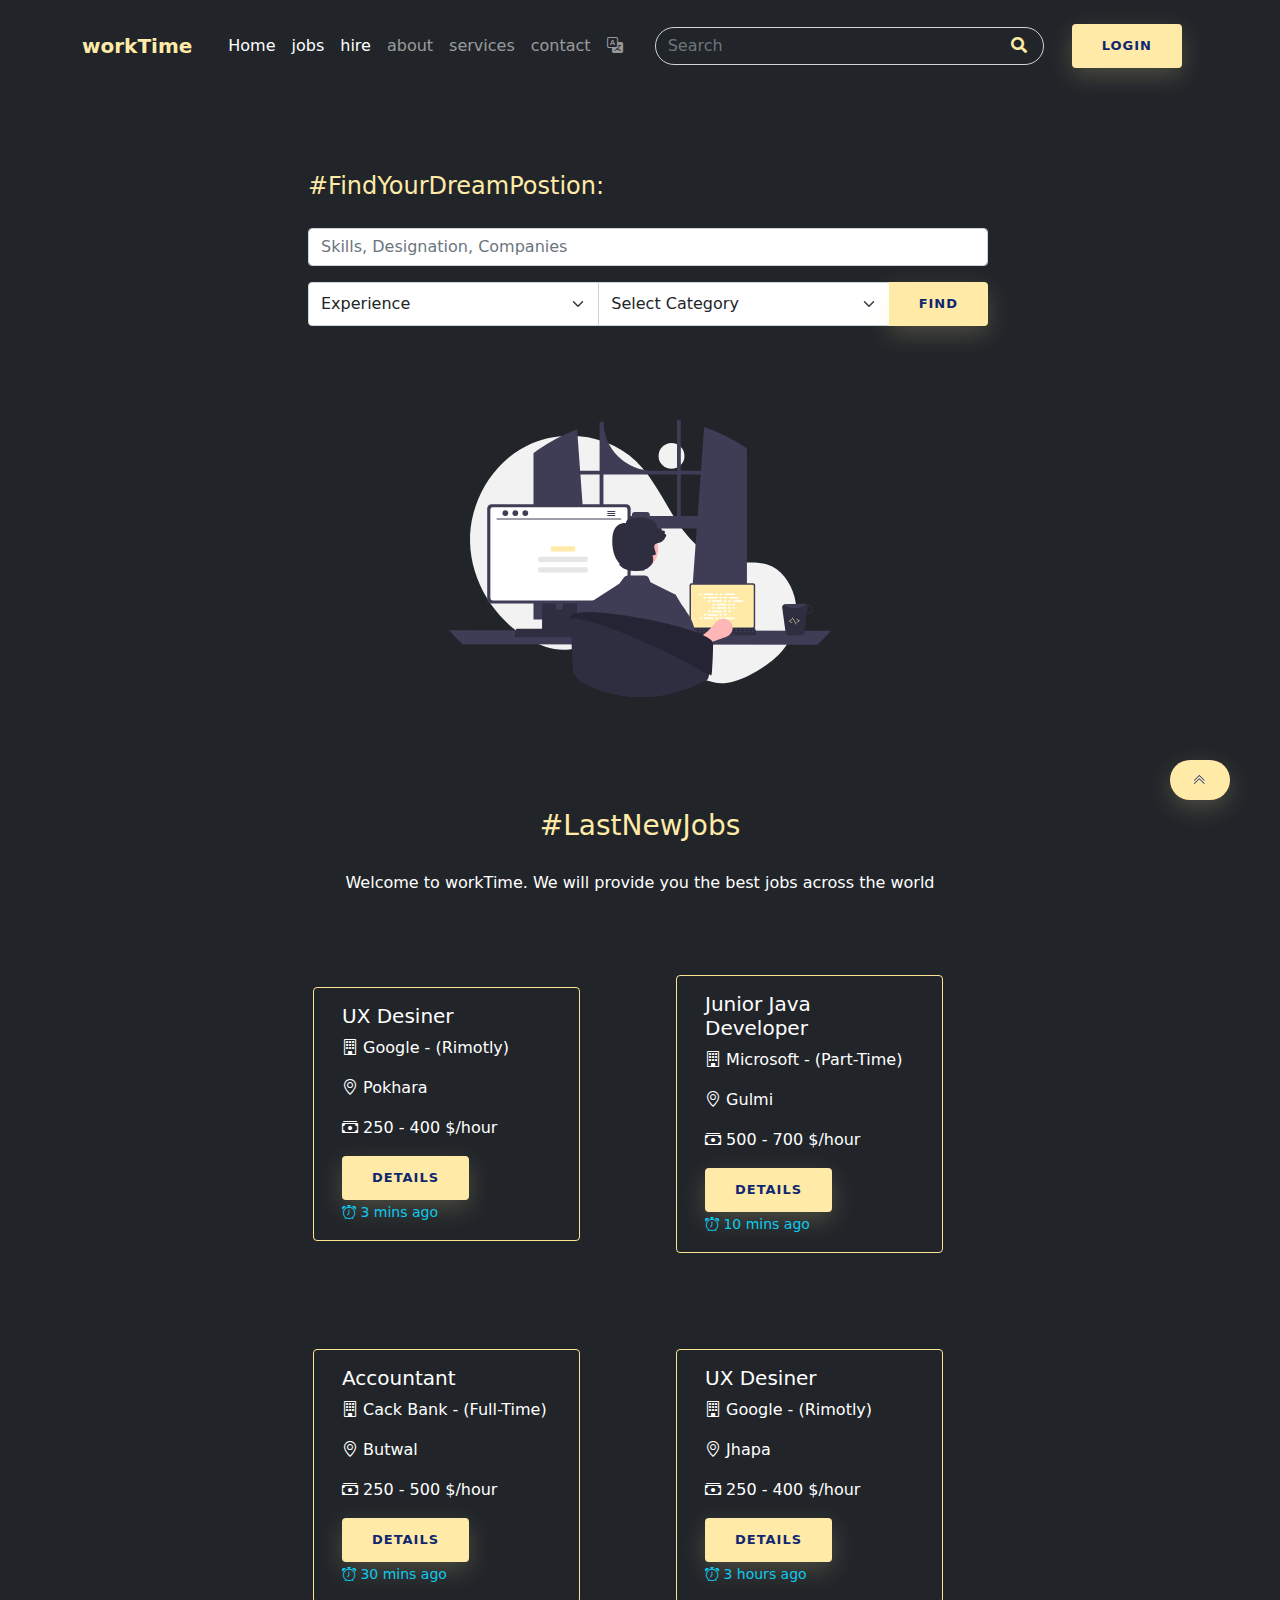
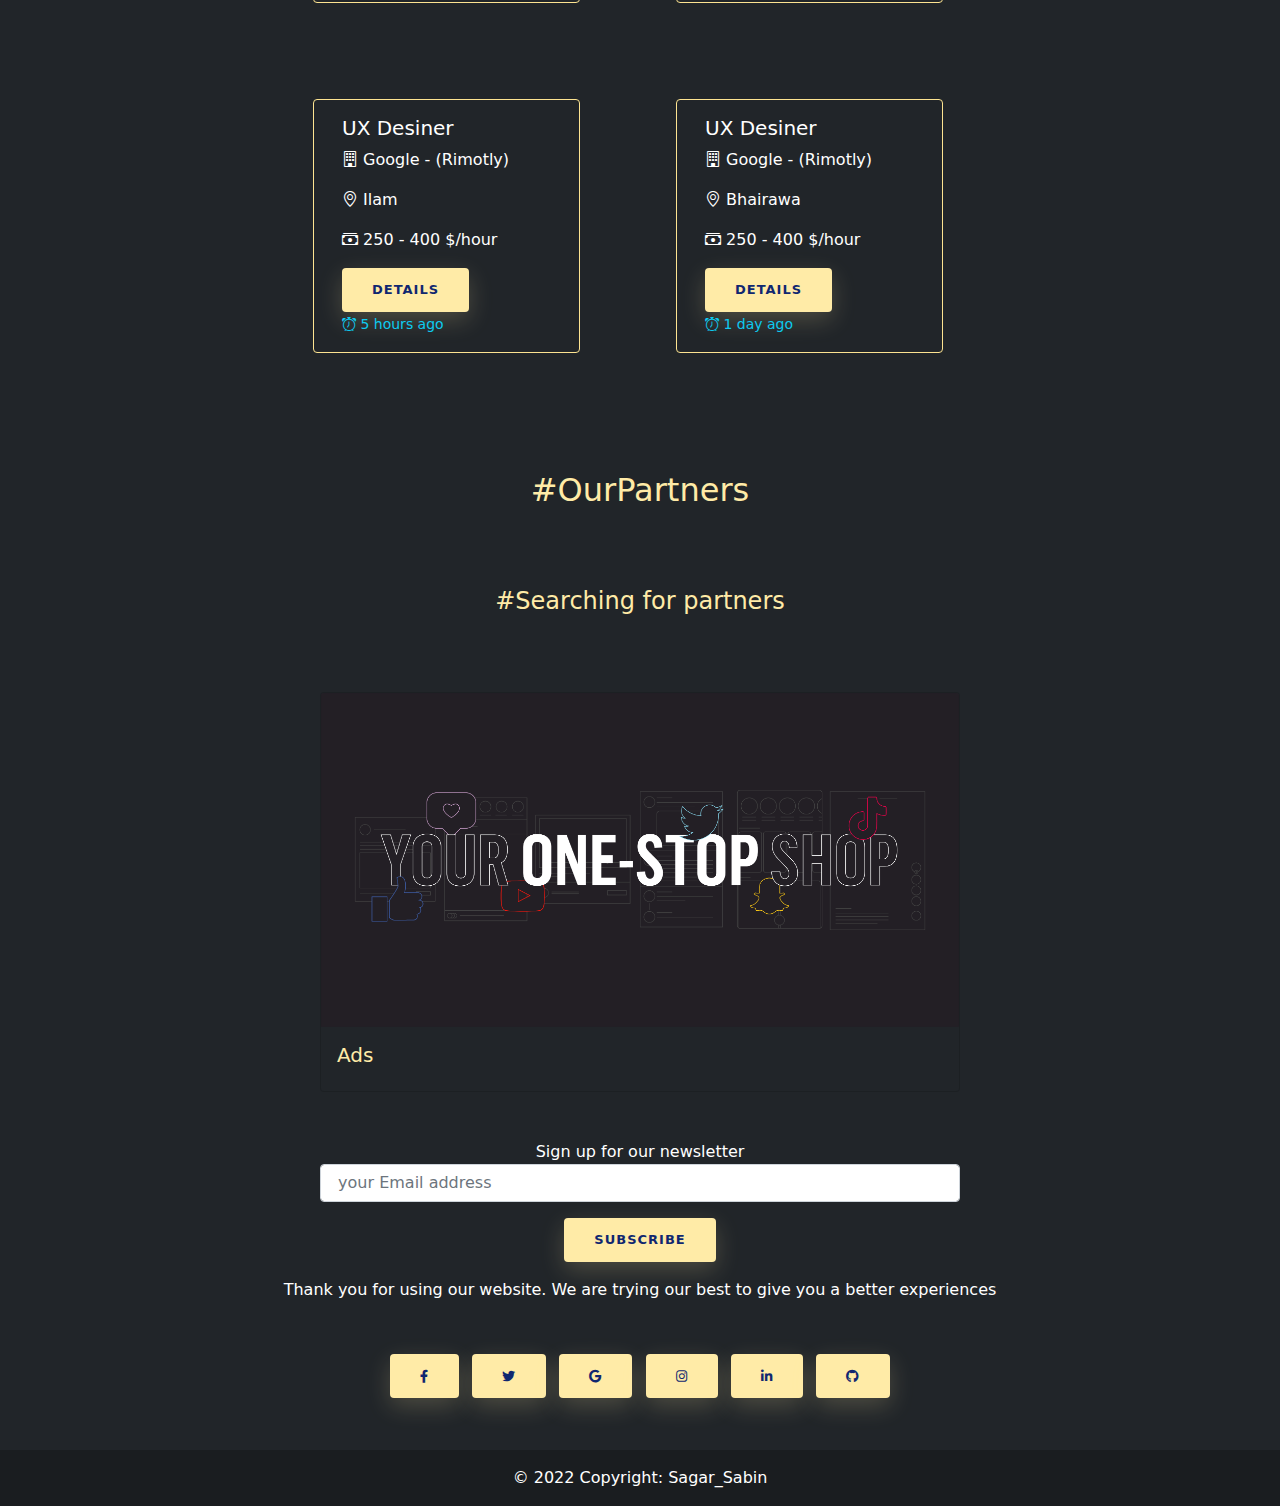
<file: index.html>
<!DOCTYPE html>
<html lang="en">
  <head>
    <meta charset="UTF-8" />
    <meta http-equiv="X-UA-Compatible" content="IE=edge" />
    <meta name="viewport" content="width=device-width, initial-scale=1.0" />
    <title>workTime</title>
    <link rel="stylesheet" href="bootstrap-5.1.3-dist/css/bootstrap.css" />
    <link rel="stylesheet" href="css/style.css" />

    <script
      src="https://code.jquery.com/jquery-3.6.0.min.js"
      integrity="sha256-/xUj+3OJU5yExlq6GSYGSHk7tPXikynS7ogEvDej/m4="
      crossorigin="anonymous"
    ></script>

    <link
      rel="stylesheet"
      href="https://cdnjs.cloudflare.com/ajax/libs/font-awesome/4.7.0/css/font-awesome.min.css"
    />

    <link rel="stylesheet" href="https://cdn.jsdelivr.net/npm/bootstrap-icons@1.8.0/font/bootstrap-icons.css">
    <!--link href="https://cdn.jsdelivr.net/npm/bootstrap@5.1.3/dist/css/bootstrap.min.css" rel="stylesheet" integrity="sha384-1BmE4kWBq78iYhFldvKuhfTAU6auU8tT94WrHftjDbrCEXSU1oBoqyl2QvZ6jIW3" crossorigin="anonymous">
<script src="https://cdn.jsdelivr.net/npm/bootstrap@5.1.3/dist/js/bootstrap.bundle.min.js" integrity="sha384-ka7Sk0Gln4gmtz2MlQnikT1wXgYsOg+OMhuP+IlRH9sENBO0LRn5q+8nbTov4+1p" crossorigin="anonymous"></script-->
    <!-- style> .darkmode-toggle {
    z-index: 5;
  }</style>
<script src="https://cdn.jsdelivr.net/npm/darkmode-js@1.5.7/lib/darkmode-js.min.js"></script>
<script>

    function addDarkmodeWidget() {
        
const options = {
  bottom: '64px', // default: '32px'
  right: 'unset', // default: '32px'
  left: '32px', // default: 'unset'
  time: '0.5s', // default: '0.3s'
  mixColor: '#fff', // default: '#fff'
  backgroundColor: '#fff',  // default: '#fff'
  buttonColorDark: '#100f2c',  // default: '#100f2c'
  buttonColorLight: '#fff', // default: '#fff'
  saveInCookies: false, // default: true,
  label: '🌓', // default: ''
  autoMatchOsTheme: true // default: true

}
const darkmode = new Darkmode(options);
darkmode.showWidget();

  }
  window.addEventListener('load', addDarkmodeWidget);
</script-->

    <link
      rel="stylesheet"
      href="https://use.fontawesome.com/releases/v5.8.2/css/all.css"
    />
    <!-- Google Fonts -->
    <link
      rel="stylesheet"
      href="https://fonts.googleapis.com/css?family=Roboto:300,400,500,700&display=swap"
    />
  </head>

  <body class="bg-dark">
    <!--------------------------  start header ---------------------------->

    <nav class="navbar navbar-expand-lg navbar-dark bg-dark fixed-top">
      <div class="container">
        <a class="navbar-brand fw-bold" href="index.html" style="color: #ffeba7"
          >workTime</a
        >
        <button
          class="navbar-toggler"
          type="button"
          data-bs-toggle="collapse"
          data-bs-target="#navbarSupportedContent"
          aria-controls="navbarSupportedContent"
          aria-expanded="false"
          aria-label="Toggle navigation"
        >
          <span class="navbar-toggler-icon"></span>
        </button>
        <div class="collapse navbar-collapse" id="navbarSupportedContent">
          <div class="container">
            <ul class="navbar-nav me-auto mb-2 mb-lg-0">
              <li class="nav-item">
                <a class="nav-link active" aria-current="page" href="index.html"
                  >Home</a
                >
              </li>
              <li class="nav-item">
                <a class="nav-link active" href="pages/jobs.html">jobs</a>
              </li>
              <li class="nav-item">
                <a class="nav-link active" href="pages/hire.html">hire</a>
              </li>
              <li class="nav-item">
                <a class="nav-link" href="pages/about.html">about</a>
              </li>
              <li class="nav-item">
                <a class="nav-link" href="pages/services.html">services</a>
              </li>
              <li class="nav-item">
                <a class="nav-link" href="pages/contact.html">contact</a>
              </li>
              <li class="nav-item">
                <i class="bi bi-translate nav-link"></i>
              </li>
            </ul>
            
          </div>

          <div class="container">
            <form class="d-flex" style="position: relative">
              <input
                style="color: #ffeba7"
                class="form-control bg-dark rounded-pill w-100"
                type="search"
                placeholder="Search"
                aria-label="Search"
              />
              <button
                style="
                  position: absolute;
                  right: 10px;
                  width: 30px;
                  height: 35px;
                  top: 1.4px;
                  background-color: transparent;
                  border: none;
                "
                class="rounded-pill"
                type="submit"
              >
                <i style="color: #ffeba7" class="fa fa-search"></i>
              </button>
            </form>
          </div>
         

          <div class="nav-item m-3">
            <a
              class="nav-link btn"
              href="pages/singin.html"
              style="text-decoration: none"
              >Login</a
            >
          </div>
         
        </div>
      </div>
    </nav>

    <!--------------------------  end header ---------------------------->

    <div
      class=" p-5 mt-lg-5 m-lg-5 d-flex flex-column align-items-center justify-content-center" style="margin-top: 20px;"
    >
      <!--first-hero-->
      <div
        class="container  p-3"
      >
        <!-- search form-->
        <div class="col-lg-8 col-sm-12 container mt-5">
          <form class="col-12">
            <fieldset class="input-group">
              <legend style="color: #ffeba7" class="p-2">
                #FindYourDreamPostion:
              </legend>

              <div class="col-12 m-2">
                <input
                  type="text"
                  class="form-control border-right"
                  placeholder="Skills, Designation, Companies"
                />
              </div>

              <div class="input-group m-2 col-12">
                <select class="form-select border-right">
                  <option>Experience</option>
                  <option>0 Year</option>
                  <option>1 Year</option>
                  <option>2 Year</option>
                  <option>3 Year</option>
                  <option>+3 Year</option>
                </select>

                <select class="form-select">
                  <option>Select Category</option>
                  <option>Accounf &amp; Finance</option>
                  <option>Information &amp; Technology</option>
                  <option>Marketing</option>
                  <option>Food &amp; Restaurent</option>
                </select>

                <input type="submit" class="btn seub-btn" value="Find" />
              </div>
            </fieldset>
          </form>
        </div>
        <!-- end search form-->

        <!--ffffffff-->
      </div>
      <!--end first-hero-->

      <!--second-hero-->
      <div
        class="container col-lg-5 d-flex flex-column justify-content-center align-items-center"
      >
        <!--------------------------  start slider ---------------------------->

        <div
          id="carouselExampleInterval"
          class="carousel slide container container-sm position-relative"
          data-bs-ride="carousel"
          style="margin-top: 70px"
        >
          <div class="carousel-inner">
            <div class="carousel-item active" data-bs-interval="2000">
              <img
                src="assetes/svg/undraw_programming_re_kg9v.svg"
                class="container-fluid d-block w-100"
                alt="..."
              />
            </div>
            <div class="carousel-item" data-bs-interval="5000">
              <img
                src="assetes/svg/undraw_online_resume_re_ru7s.svg"
                class="container-fluid d-block w-100"
                alt="..."
              />
            </div>
            <div class="carousel-item" data-bs-interval="6000">
              <img
                src="assetes/svg/undraw_in_the_office_re_jtgc.svg"
                class="container-fluid d-block w-75"
                alt="..."
              />
            </div>
          </div>
        </div>

        <!-- end slider -->
      </div>
      <!--end second-hero-->
    </div>

    <!--end hero-->

    <!--cccccccccccccccccccccccccccccccc-->
    <div
      class="d-flex flex-column justify-content-center align-items-center"
      style="margin-top: 3rem"
    >
      <div class="p-3"><h3 style="color: #ffeba7">#LastNewJobs</h3></div>
      <p class="text-center p-3 pt-1" style="color: #fff">
       Welcome to workTime. We will provide you the best jobs across the world
      </p>

      <div class="container d-flex flex-grow-1 flex-lg-wrap">
        <div
          class="row container-sm"
          style="
            display: flex;
            align-items: center;
            justify-content: center;
            width: 100%;
          "
        >
          <div
            class="card mb-3 bg-dark text-white col-lg-3 m-lg-5"
            style="max-width: 100%; border: solid 1px #fde491"
          >
            <div class="row g-0">
              <div class="col-md-12">
                <div class="card-body">
                  <h5 class="card-title">
                    UX Desiner</h5>
                  <p>
                    <i class="bi bi-building"></i>
                    Google - (Rimotly)</p>
    
                  <p>
                    <i class="bi bi-geo-alt"></i>
                   Pokhara
                  </p>
                  <p>
                    <i class="bi bi-cash-stack"></i>
                    250 - 400 $/hour
                  </p>
                  <a style="text-decoration: none" href="pages/jobDetails.html">
                    <button class="btn btn-primary">details</button>
                  </a>
                  <p class="card-text">
                    <small class="text-info">
                      <i class="bi bi-alarm"></i>
                       3 mins ago</small>
                  </p>
                </div>
              </div>
            </div>
          </div>

          <div
            class="card mb-3 bg-dark text-white col-lg-3 m-lg-5"
            style="max-width: 100%; border: solid 1px #fde491"
          >
            <div class="row g-0">
              <div class="col-md-12">
                <div class="card-body">
                  <h5 class="card-title">
                    Junior Java Developer</h5>
                  <p>
                    <i class="bi bi-building"></i>
                    Microsoft - (Part-Time)</p>
    
                  <p>
                    <i class="bi bi-geo-alt"></i>
                   Gulmi
                  </p>
                  <p>
                    <i class="bi bi-cash-stack"></i>
                    500 - 700 $/hour
                  </p>
                  <a style="text-decoration: none" href="pages/jobDetails.html">
                    <button class="btn btn-primary">details</button>
                  </a>
                  <p class="card-text">
                    <small class="text-info">
                      <i class="bi bi-alarm"></i>
                       10 mins ago</small>
                  </p>
                </div>
              </div>
            </div>
          </div>

          <div
            class="card mb-3 bg-dark text-white col-lg-3 m-lg-5"
            style="max-width: 100%; border: solid 1px #fde491"
          >
            <div class="row g-0">
              <div class="col-md-12">
                <div class="card-body">
                  <h5 class="card-title">
                    Accountant</h5>
                  <p>
                    <i class="bi bi-building"></i>
                    Cack Bank - (Full-Time)</p>
    
                  <p>
                    <i class="bi bi-geo-alt"></i>
                   Butwal
                  </p>
                  <p>
                    <i class="bi bi-cash-stack"></i>
                    250 - 500 $/hour
                  </p>
                  <a style="text-decoration: none" href="pages/jobDetails.html">
                    <button class="btn btn-primary">details</button>
                  </a>
                  <p class="card-text">
                    <small class="text-info">
                      <i class="bi bi-alarm"></i>
                       30 mins ago</small>
                  </p>
                </div>
              </div>
            </div>
          </div>

          <div
            class="card mb-3 bg-dark text-white col-lg-3 m-lg-5"
            style="max-width: 100%; border: solid 1px #fde491"
          >
            <div class="row g-0">
              <div class="col-md-12">
                <div class="card-body">
                  <h5 class="card-title">
                    UX Desiner</h5>
                  <p>
                    <i class="bi bi-building"></i>
                    Google - (Rimotly)</p>
    
                  <p>
                    <i class="bi bi-geo-alt"></i>
                    Jhapa
                  </p>
                  <p>
                    <i class="bi bi-cash-stack"></i>
                    250 - 400 $/hour
                  </p>
                  <a style="text-decoration: none" href="pages/jobDetails.html">
                    <button class="btn btn-primary">details</button>
                  </a>
                  <p class="card-text">
                    <small class="text-info">
                      <i class="bi bi-alarm"></i>
                       3 hours ago</small>
                  </p>
                </div>
              </div>
            </div>
          </div>

          <div
            class="card mb-3 bg-dark text-white col-lg-3 m-lg-5"
            style="max-width: 100%; border: solid 1px #fde491"
          >
            <div class="row g-0">
              <div class="col-md-12">
                <div class="card-body">
                  <h5 class="card-title">
                    UX Desiner</h5>
                  <p>
                    <i class="bi bi-building"></i>
                    Google - (Rimotly)</p>
    
                  <p>
                    <i class="bi bi-geo-alt"></i>
                    Ilam
                  </p>
                  <p>
                    <i class="bi bi-cash-stack"></i>
                    250 - 400 $/hour
                  </p>
                  <a style="text-decoration: none" href="pages/jobDetails.html">
                    <button class="btn btn-primary">details</button>
                  </a>
                  <p class="card-text">
                    <small class="text-info">
                      <i class="bi bi-alarm"></i>
                       5 hours ago</small>
                  </p>
                </div>
              </div>
            </div>
          </div>



          <div
            class="card mb-3 bg-dark text-white col-lg-3 m-lg-5"
            style="max-width: 100%; border: solid 1px #fde491"
          >
            <div class="row g-0">
              <div class="col-md-12">
                <div class="card-body">
                  <h5 class="card-title">
                    UX Desiner</h5>
                  <p>
                    <i class="bi bi-building"></i>
                    Google - (Rimotly)</p>
    
                  <p>
                    <i class="bi bi-geo-alt"></i>
                    Bhairawa
                  </p>
                  <p>
                    <i class="bi bi-cash-stack"></i>
                    250 - 400 $/hour
                  </p>
                  <a style="text-decoration: none" href="pages/jobDetails.html">
                    <button class="btn btn-primary">details</button>
                  </a>
                  <p class="card-text">
                    <small class="text-info">
                      <i class="bi bi-alarm"></i>
                       1 day ago</small>
                  </p>
                </div>
              </div>
            </div>
          </div>
        


        </div>
      </div>
    </div>

    <!--up btn-->

    <div
      id="toTopBtn"
      class="btn rounded-pill"
      style="
        position: fixed;
        bottom: 100px;
        right: 50px;
        width: 20px;
        height: 40px;
      "
    >
    <i class="bi bi-chevron-double-up"></i>
    </div>
    <script>
      $(document).ready(function () {
        $(window).scroll(function () {
          if ($(this).scrollTop() > 50) {
            $("#toTopBtn").fadeIn();
          } else {
            $("#toTopBtn").fadeOut();
          }
        });

        $("#toTopBtn").click(function () {
          $("html, body").animate(
            {
              scrollTop: 0,
            },
            1000
          );
          return false;
        });
      });
    </script>
    <!---%%%%%%%%%%%%%%%%%%%%%%-->

    <div
      class="container"
      style="
        display: flex;
        width: 100%;
        align-items: center;
        justify-content: center;
        margin-top: 70px;
        margin-bottom: 20px;
      "
    >
      <h2 style="color: #ffeba7">#OurPartners</h2>
    </div>
    <div
    class="container"
    style="
      display: flex;
      width: 100%;
      align-items: center;
      justify-content: center;
      margin-top: 70px;
      margin-bottom: 20px;
    "
  >
    <h4 style="color: #ffeba7">#Searching for partners</h2>
  </div>

    <!-- Wrap the rest of the page in another container to center all the content. -->

    <div
      class="container d-flex align-items-center justify-content-start"
      style="color: aliceblue"
    >
      <!-- Three columns of text below the carousel -->     
        </div>

    <!-------------------------   ADs   ------------------->

    <div
      class="col-lg-12 d-flex align-items-center justify-content-center mt-5"
    >
      <div
        class="d-flex flex-column align-items-center justify-content-center w-50"
      >
        <div class="card bg-dark text-white" style="width: 100%; height: 90%">
          <img src="assetes/Socials.png" class="card-img-top" alt="..." />
          <div class="card-body">
            <div style="color: #ffeba7"><h5>Ads</h5></div>

            <!--p class="card-text">Some quick example text to build on the card title and make up the bulk of the card's content.</p-->
          </div>
        </div>
      </div>
    </div>

    <!------------ Footer --------------->
    <footer class="bg-dark text-center text-white mt-5">
      <!-- Section: Form -->
      <div class="d-flex align-items-center justify-content-center w-100">
        <form class="col-sm-9 col-lg-6 col-md-8">
          <div>Sign up for our newsletter</div>
          <input
            type="email"
            id="form5Example21"
            class="form-control"
            placeholder=" your Email address"
          />
          <button type="submit" class="btn btn-outline-light m-3">
            Subscribe
          </button>
        </form>
      </div>

      <!-- Section: Text -->
      <section class="mb-4">
        <p>
         Thank you for using our website. We are trying our best to give you a better experiences         </p>
      </section>
      <!-- Section: Text -->
      <!-- Grid container -->
      <div class="container p-4">
        <!-- Section: Social media -->
        <section class="mb-4">
          <!-- Facebook -->
          <a
            class="btn btn-outline-light btn-floating m-1"
            href="#!"
            role="button"
            ><i class="fab fa-facebook-f"></i
          ></a>

          <!-- Twitter -->
          <a
            class="btn btn-outline-light btn-floating m-1"
            href="#!"
            role="button"
            ><i class="fab fa-twitter"></i
          ></a>

          <!-- Google -->
          <a
            class="btn btn-outline-light btn-floating m-1"
            href="#!"
            role="button"
            ><i class="fab fa-google"></i
          ></a>

          <!-- Instagram -->
          <a
            class="btn btn-outline-light btn-floating m-1"
            href="#!"
            role="button"
            ><i class="fab fa-instagram"></i
          ></a>

          <!-- Linkedin -->
          <a
            class="btn btn-outline-light btn-floating m-1"
            href="#!"
            role="button"
            ><i class="fab fa-linkedin-in"></i
          ></a>

          <!-- Github -->
          <a
            class="btn btn-outline-light btn-floating m-1"
            href="#!"
            role="button"
            ><i class="fab fa-github"></i
          ></a>
        </section>

        <!-- Section: Social media -->
        <!-- Section: Links -->

        <!-- Section: Links -->
      </div>
      <!-- Grid container -->

      <!-- Copyright -->
      <div class="text-center p-3" style="background-color: rgba(0, 0, 0, 0.2)">
        © 2022 Copyright:
       
        Sagar_Sabin
      </div>
      <!-- Copyright -->
    </footer>
    <!-- Footer -->

    <!--script src="https://cdn.jsdelivr.net/npm/@popperjs/core@2.10.2/dist/umd/popper.min.js" integrity="sha384-7+zCNj/IqJ95wo16oMtfsKbZ9ccEh31eOz1HGyDuCQ6wgnyJNSYdrPa03rtR1zdB" crossorigin="anonymous"></script>
<script src="https://cdn.jsdelivr.net/npm/bootstrap@5.1.3/dist/js/bootstrap.min.js" integrity="sha384-QJHtvGhmr9XOIpI6YVutG+2QOK9T+ZnN4kzFN1RtK3zEFEIsxhlmWl5/YESvpZ13" crossorigin="anonymous"></script-->
    <script src="bootstrap-5.1.3-dist/js/bootstrap.bundle.js"></script>
    <body />
    <html />
  </body>
</html>
</file>
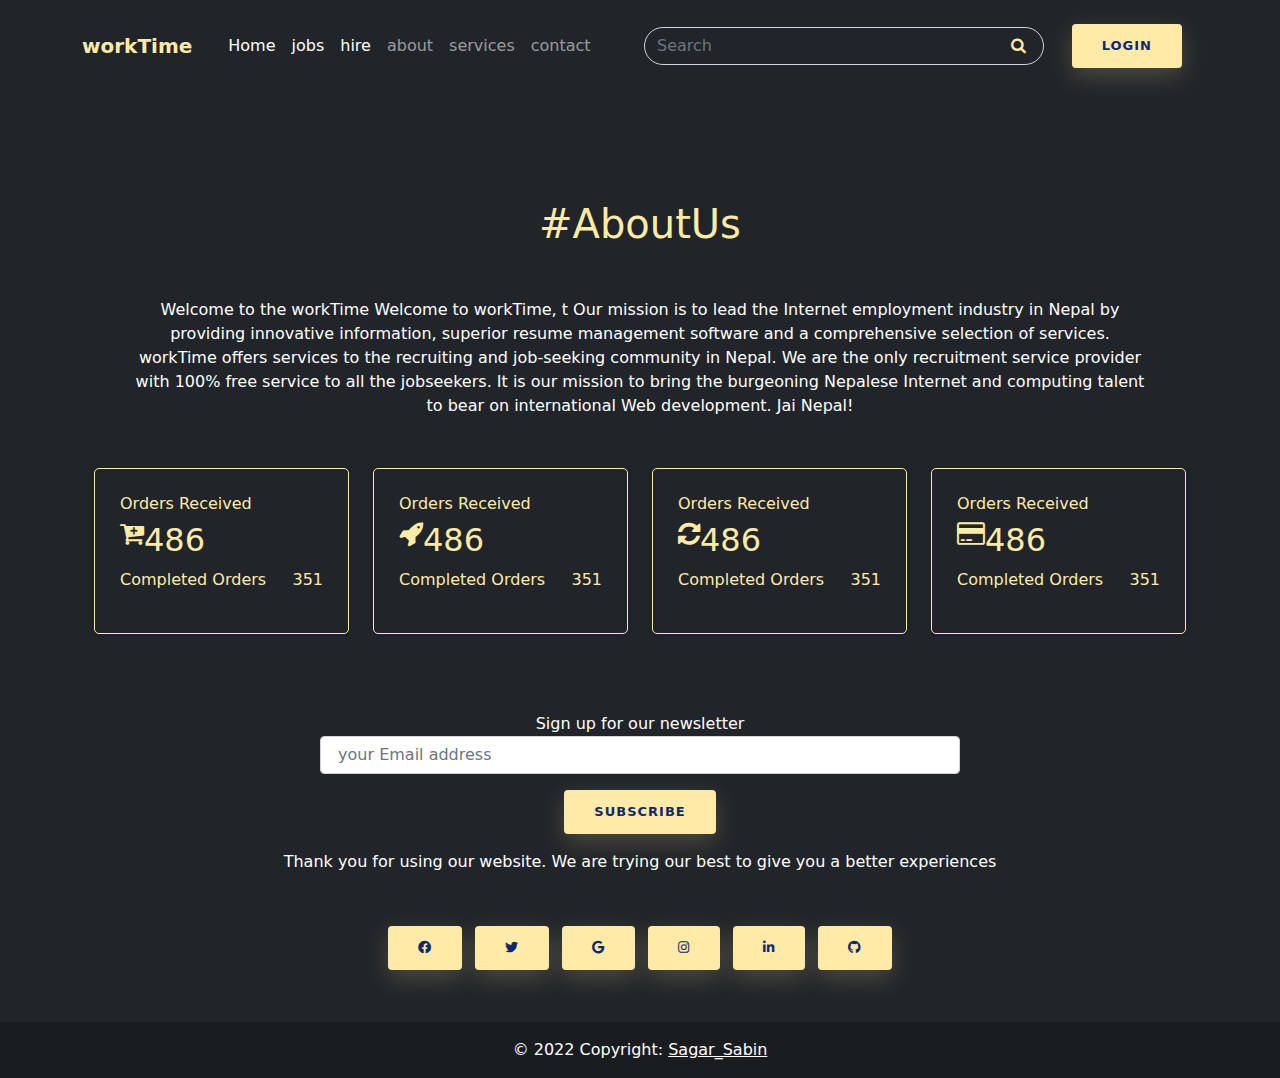
<file: pages/about.html>
<!DOCTYPE html>
<html lang="en">
<head>
    <meta charset="UTF-8">
    <meta http-equiv="X-UA-Compatible" content="IE=edge">
    <meta name="viewport" content="width=device-width, initial-scale=1.0">
    <title>about</title>
    <link rel="stylesheet" href="../bootstrap-5.1.3-dist/css/bootstrap.css"/>
    <link rel="stylesheet" href="../css/style.css"/>
    <script src="https://code.jquery.com/jquery-3.6.0.min.js" integrity="sha256-/xUj+3OJU5yExlq6GSYGSHk7tPXikynS7ogEvDej/m4=" crossorigin="anonymous"></script>
 <link rel="stylesheet" href="https://cdnjs.cloudflare.com/ajax/libs/font-awesome/4.7.0/css/font-awesome.min.css">
<link rel="stylesheet" href="https://use.fontawesome.com/releases/v5.8.2/css/all.css">
<link rel="stylesheet" href="https://cdn.jsdelivr.net/npm/bootstrap-icons@1.8.0/font/bootstrap-icons.css">
<!-- Google Fonts -->
<link rel="stylesheet" href="https://fonts.googleapis.com/css?family=Roboto:300,400,500,700&display=swap">


<style>
body{
    margin-top:20px;
    background:#FAFAFA;
}



.card {
    border-radius: 5px;
    -webkit-box-shadow: 0 1px 2.94px 0.06px rgba(4,26,55,0.16);
    box-shadow: 0 1px 2.94px 0.06px rgba(4,26,55,0.16);
    border:  1px solid #ffeba7 ;
    margin-bottom: 30px;
    -webkit-transition: all 0.3s ease-in-out;
    transition: all 0.3s ease-in-out;
    color: #ffeba7;
    background-color: transparent;

}

.card .card-block {
    padding: 25px;
}

.order-card i {
    font-size: 26px;
}

.f-left {
    float: left;
}

.f-right {
    float: right;
}
</style>

</head>
<body class=" bg-dark">
 
   <!--------------------------  start header ---------------------------->

   <nav class="navbar navbar-expand-lg navbar-dark bg-dark fixed-top ">
    <div class="container">
      <a class="navbar-brand  fw-bold" href="../index.html" style="color: #ffeba7;">workTime</a>
      <button class="navbar-toggler" type="button" data-bs-toggle="collapse" data-bs-target="#navbarSupportedContent" aria-controls="navbarSupportedContent" aria-expanded="false" aria-label="Toggle navigation">
        <span class="navbar-toggler-icon"></span>
      </button>
      <div class="collapse navbar-collapse" id="navbarSupportedContent">
          <div class="container">
            <ul class="navbar-nav me-auto mb-2 mb-lg-0">
       
                <li class="nav-item">
                  <a class="nav-link active" aria-current="page" href="../index.html">Home</a>
                </li>
                <li class="nav-item">
                  <a class="nav-link active" href="jobs.html">jobs</a>
                </li>
                <li class="nav-item">
                  <a class="nav-link active" href="hire.html">hire</a>
                </li>
                <li class="nav-item">
                  <a class="nav-link" href="about.html">about</a>
                </li>
                <li class="nav-item">
                  <a class="nav-link" href="services.html">services</a>
                </li>
                <li class="nav-item">
                  <a class="nav-link" href="contact.html">contact</a>
                </li>
             
              </ul>
          </div>
      
      <div class="container">
          <form class="d-flex" style="position: relative;">
        <input style="color: #ffeba7;" class="form-control bg-dark rounded-pill w-100 " type="search" placeholder="Search" aria-label="Search">
        <button style="position: absolute; right: 10px; width: 30px; height: 35px; top: 1.4px; background-color: transparent; border: none;" class=" rounded-pill" type="submit"><i style="color: #ffeba7;" class="fa fa-search"></i></button>
      </form>
    </div>
        
        <div class="nav-item m-3 "> 
            <a class="nav-link btn " href="singin.html" style="text-decoration: none;  ">Login</a>
        </div>
      </div>
    </div>
  </nav>

  <!--------------------------  end header ---------------------------->
  
<div class="container " style="margin-top: 200px;">
  <h1 class="text-center " style="  color: #ffeba7
  ;">#AboutUs</h1>
  <p style="color: #fff; margin: 50px;"  class="text-center">Welcome to the workTime
    Welcome to workTime, t Our mission is to lead the Internet employment industry in Nepal by providing innovative information, superior resume management software and a comprehensive selection of services.
    workTime offers services to the recruiting and job-seeking community in Nepal. We are the only recruitment service provider with 100% free service to all the jobseekers.
    It is our mission to bring the burgeoning Nepalese Internet and computing talent to bear on international Web development.
    Jai Nepal!</p>

  <link href="https://maxcdn.bootstrapcdn.com/font-awesome/4.3.0/css/font-awesome.min.css" rel="stylesheet">
  <div class="container">
      <div class="row">
          <div class="col-md-4 col-xl-3">
              <div class="card bg-c-blue order-card">
                  <div class="card-block">
                      <h6 class="m-b-20">Orders Received</h6>
                      <h2 class="text-right"><i class="fa fa-cart-plus f-left"></i><span>486</span></h2>
                      <p class="m-b-0">Completed Orders<span class="f-right">351</span></p>
                  </div>
              </div>
          </div>
          
          <div class="col-md-4 col-xl-3">
              <div class="card bg-c-green order-card">
                  <div class="card-block">
                      <h6 class="m-b-20">Orders Received</h6>
                      <h2 class="text-right"><i class="fa fa-rocket f-left"></i><span>486</span></h2>
                      <p class="m-b-0">Completed Orders<span class="f-right">351</span></p>
                  </div>
              </div>
          </div>
          
          <div class="col-md-4 col-xl-3">
              <div class="card bg-c-yellow order-card">
                  <div class="card-block">
                      <h6 class="m-b-20">Orders Received</h6>
                      <h2 class="text-right"><i class="fa fa-refresh f-left"></i><span>486</span></h2>
                      <p class="m-b-0">Completed Orders<span class="f-right">351</span></p>
                  </div>
              </div>
          </div>
          
          <div class="col-md-4 col-xl-3">
              <div class="card bg-c-pink order-card">
                  <div class="card-block">
                      <h6 class="m-b-20">Orders Received</h6>
                      <h2 class="text-right"><i class="fa fa-credit-card f-left"></i><span>486</span></h2>
                      <p class="m-b-0">Completed Orders<span class="f-right">351</span></p>
                  </div>
              </div>
          </div>
    </div>
  </div>

</div>

   
<!------------ Footer --------------->
<footer class="bg-dark text-center text-white mt-5">
   
  <!-- Section: Form -->
<div class="d-flex align-items-center justify-content-center w-100">
 
    <form class=" col-sm-9 col-lg-6 col-md-8  ">
      
      <div >Sign up for our newsletter   </div>
    <input type="email" id="form5Example21" class="form-control " placeholder=" your Email address" />
    <button type="submit" class="btn btn-outline-light m-3 ">
      Subscribe
    </button>
  </form>
 
</div>

  <!-- Section: Text -->
  <section class="mb-4">
    <p>
      Thank you for using our website. We are trying our best to give you a better experiences
    </p>
  </section>
  <!-- Section: Text -->
<!-- Grid container -->
<div class="container p-4">
<!-- Section: Social media -->
<section class="mb-4">
  <!-- Facebook -->
  <a class="btn btn-outline-light btn-floating m-1" href="#!" role="button"
    ><i class="fab fa-facebook-f"></i
  ></a>

  <!-- Twitter -->
  <a class="btn btn-outline-light btn-floating m-1" href="#!" role="button"
    ><i class="fab fa-twitter"></i
  ></a>

  <!-- Google -->
  <a class="btn btn-outline-light btn-floating m-1" href="#!" role="button"
    ><i class="fab fa-google"></i
  ></a>

  <!-- Instagram -->
  <a class="btn btn-outline-light btn-floating m-1" href="#!" role="button"
    ><i class="fab fa-instagram"></i
  ></a>

  <!-- Linkedin -->
  <a class="btn btn-outline-light btn-floating m-1" href="#!" role="button"
    ><i class="fab fa-linkedin-in"></i
  ></a>

  <!-- Github -->
  <a class="btn btn-outline-light btn-floating m-1" href="#!" role="button"
    ><i class="fab fa-github"></i
  ></a>
</section>

<!-- Section: Social media -->
  <!-- Section: Links -->
 
  <!-- Section: Links -->
</div>
<!-- Grid container -->

<!-- Copyright -->
<div class="text-center p-3" style="background-color: rgba(0, 0, 0, 0.2);">
  © 2022 Copyright:
  <a class="text-white">Sagar_Sabin</a>
</div>
<!-- Copyright -->
</footer>
<!-- Footer -->


        <!--script src="https://cdn.jsdelivr.net/npm/@popperjs/core@2.10.2/dist/umd/popper.min.js" integrity="sha384-7+zCNj/IqJ95wo16oMtfsKbZ9ccEh31eOz1HGyDuCQ6wgnyJNSYdrPa03rtR1zdB" crossorigin="anonymous"></script>
<script src="https://cdn.jsdelivr.net/npm/bootstrap@5.1.3/dist/js/bootstrap.min.js" integrity="sha384-QJHtvGhmr9XOIpI6YVutG+2QOK9T+ZnN4kzFN1RtK3zEFEIsxhlmWl5/YESvpZ13" crossorigin="anonymous"></script-->
    <script src="../bootstrap-5.1.3-dist/js/bootstrap.bundle.js"></script>
</body>
</html>
</file>
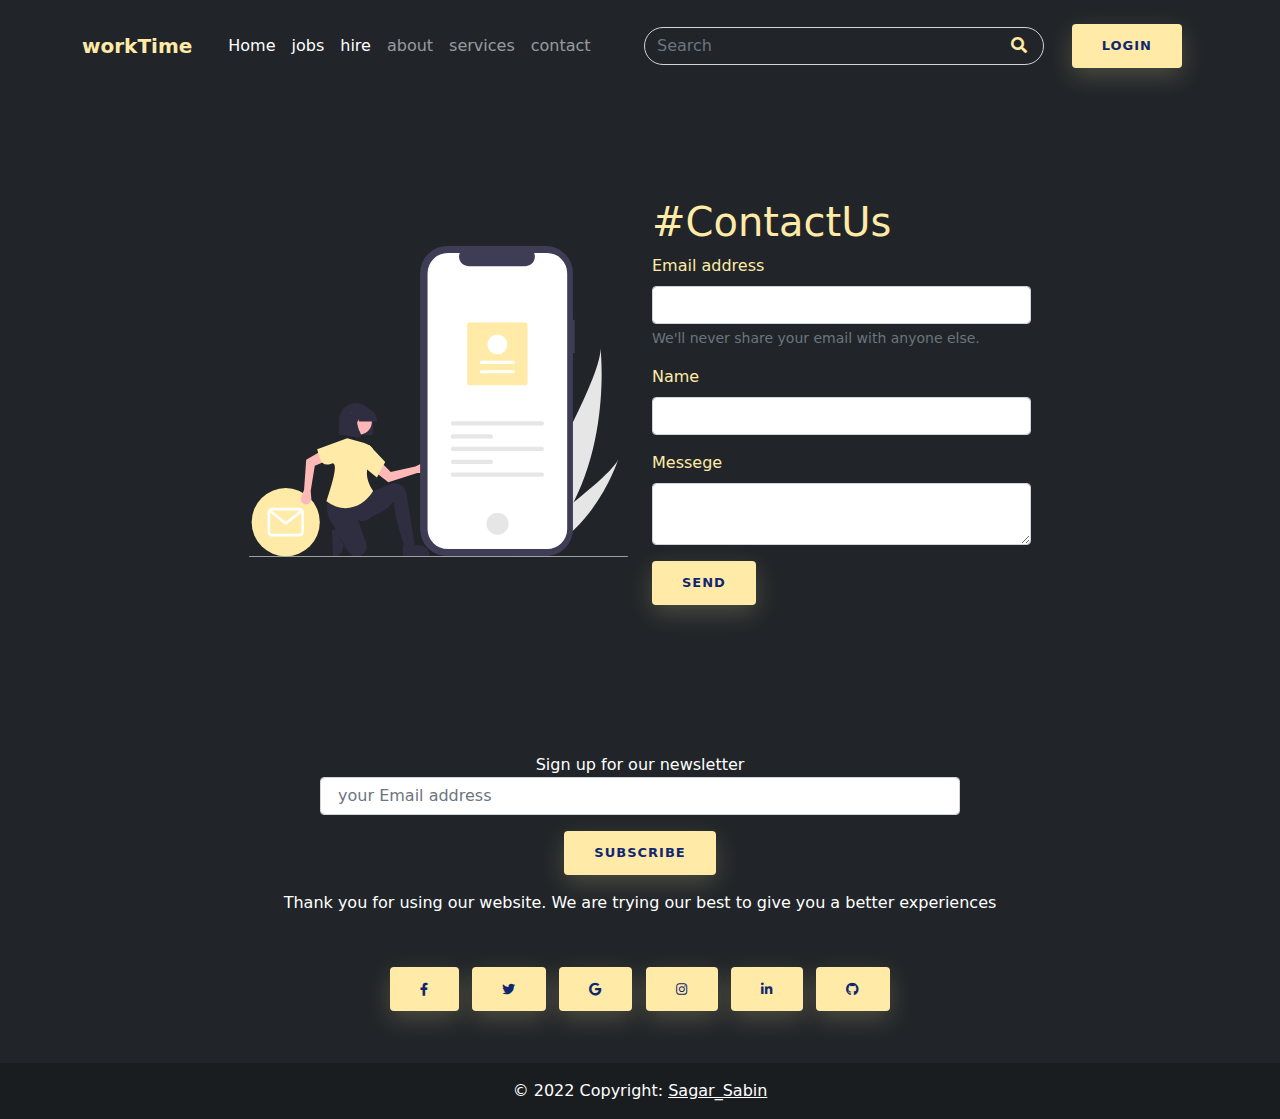
<file: pages/contact.html>
<!DOCTYPE html>
<html lang="en">
<head>
    <meta charset="UTF-8">
    <meta http-equiv="X-UA-Compatible" content="IE=edge">
    <meta name="viewport" content="width=device-width, initial-scale=1.0">
    <title>contact</title>
    <link rel="stylesheet" href="../bootstrap-5.1.3-dist/css/bootstrap.css"/>
    <link rel="stylesheet" href="../css/style.css"/>
    <script src="https://code.jquery.com/jquery-3.6.0.min.js" integrity="sha256-/xUj+3OJU5yExlq6GSYGSHk7tPXikynS7ogEvDej/m4=" crossorigin="anonymous"></script>
 <link rel="stylesheet" href="https://cdnjs.cloudflare.com/ajax/libs/font-awesome/4.7.0/css/font-awesome.min.css">
<link rel="stylesheet" href="https://use.fontawesome.com/releases/v5.8.2/css/all.css">
<link rel="stylesheet" href="https://cdn.jsdelivr.net/npm/bootstrap-icons@1.8.0/font/bootstrap-icons.css">
<!-- Google Fonts -->
<link rel="stylesheet" href="https://fonts.googleapis.com/css?family=Roboto:300,400,500,700&display=swap">


</head>
<body class=" bg-dark">
 
  <!--------------------------  start header ---------------------------->

  <nav class="navbar navbar-expand-lg navbar-dark bg-dark fixed-top ">
    <div class="container">
      <a class="navbar-brand  fw-bold" href="../index.html" style="color: #ffeba7;">workTime</a>
      <button class="navbar-toggler" type="button" data-bs-toggle="collapse" data-bs-target="#navbarSupportedContent" aria-controls="navbarSupportedContent" aria-expanded="false" aria-label="Toggle navigation">
        <span class="navbar-toggler-icon"></span>
      </button>
      <div class="collapse navbar-collapse" id="navbarSupportedContent">
          <div class="container">
            <ul class="navbar-nav me-auto mb-2 mb-lg-0">
       
                <li class="nav-item">
                  <a class="nav-link active" aria-current="page" href="../index.html">Home</a>
                </li>
                <li class="nav-item">
                  <a class="nav-link active" href="jobs.html">jobs</a>
                </li>
                <li class="nav-item">
                  <a class="nav-link active" href="hire.html">hire</a>
                </li>
                <li class="nav-item">
                  <a class="nav-link" href="about.html">about</a>
                </li>
                <li class="nav-item">
                  <a class="nav-link" href="services.html">services</a>
                </li>
                <li class="nav-item">
                  <a class="nav-link" href="contact.html">contact</a>
                </li>
             
              </ul>
          </div>
      
      <div class="container">
          <form class="d-flex" style="position: relative;">
        <input style="color: #ffeba7;" class="form-control bg-dark rounded-pill w-100 " type="search" placeholder="Search" aria-label="Search">
        <button style="position: absolute; right: 10px; width: 30px; height: 35px; top: 1.4px; background-color: transparent; border: none;" class=" rounded-pill" type="submit"><i style="color: #ffeba7;" class="fa fa-search"></i></button>
      </form>
    </div>
        
        <div class="nav-item m-3 "> 
            <a class="nav-link btn " href="singin.html" style="text-decoration: none;  ">Login</a>
        </div>
      </div>
    </div>
  </nav>

  <!--------------------------  end header ---------------------------->
  
 <div style="margin-top: 150px; margin-bottom: 100px;" class=" p-5 d-flex align-items-center justify-content-center w-100">
  <div class="row d-flex justify-content-center align-items-center">
  <div class="col-lg-4 col-md-4 col-sm-4  d-flex align-items-center justify-content-center ">
    <img src="../assetes/svg/undraw_personal_email_re_4lx7.svg" class="w-100" />
  </div>
<div class=" col-lg-4 col-md-5" >
  
  <form style="color: #ffeba7;">
    <h1 style="color: #ffeba7;">#ContactUs</h1>
    <div class="mb-3">
      <label for="exampleInputEmail" class="form-label">Email address</label>
      <input type="email" class="form-control " id="exampleInputEmail1" aria-describedby="emailHelp">
      <div id="emailHelp" class="form-text">We'll never share your email with anyone else.</div>
    </div>
    <div class="mb-3">
      <label for="exampleInputName" class="form-label">Name</label>
      <input type="text" class="form-control" id="nameInputEmail1" aria-describedby="emailHelp"> 
    </div>
    <div class="mb-3">
      <label for="exampleInputName" class="form-label">Messege</label>
      <textarea class="form-control" ></textarea>
    </div>
    
    <button type="submit" class="btn btn-primary">send</button>
  </form>
</div>

</div>

</div>

    
  
<!------------ Footer --------------->
<footer class="bg-dark text-center text-white mt-5">
   
  <!-- Section: Form -->
<div class="d-flex align-items-center justify-content-center w-100">
 
    <form class=" col-sm-9 col-lg-6 col-md-8  ">
      
      <div >Sign up for our newsletter   </div>
    <input type="email" id="form5Example21" class="form-control " placeholder=" your Email address" />
    <button type="submit" class="btn btn-outline-light m-3 ">
      Subscribe
    </button>
  </form>
 
</div>

  <!-- Section: Text -->
  <section class="mb-4">
    <p>Thank you for using our website. We are trying our best to give you a better experiences 
    </p>
  </section>
  <!-- Section: Text -->
<!-- Grid container -->
<div class="container p-4">
<!-- Section: Social media -->
<section class="mb-4">
  <!-- Facebook -->
  <a class="btn btn-outline-light btn-floating m-1" href="#!" role="button"
    ><i class="fab fa-facebook-f"></i
  ></a>

  <!-- Twitter -->
  <a class="btn btn-outline-light btn-floating m-1" href="#!" role="button"
    ><i class="fab fa-twitter"></i
  ></a>

  <!-- Google -->
  <a class="btn btn-outline-light btn-floating m-1" href="#!" role="button"
    ><i class="fab fa-google"></i
  ></a>

  <!-- Instagram -->
  <a class="btn btn-outline-light btn-floating m-1" href="#!" role="button"
    ><i class="fab fa-instagram"></i
  ></a>

  <!-- Linkedin -->
  <a class="btn btn-outline-light btn-floating m-1" href="#!" role="button"
    ><i class="fab fa-linkedin-in"></i
  ></a>

  <!-- Github -->
  <a class="btn btn-outline-light btn-floating m-1" href="#!" role="button"
    ><i class="fab fa-github"></i
  ></a>
</section>

<!-- Section: Social media -->
  <!-- Section: Links -->
 
  <!-- Section: Links -->
</div>
<!-- Grid container -->

<!-- Copyright -->
<div class="text-center p-3" style="background-color: rgba(0, 0, 0, 0.2);">
  © 2022 Copyright:
  <a class="text-white">Sagar_Sabin
  </a>
</div>
<!-- Copyright -->
</footer>
<!-- Footer -->



        <!--script src="https://cdn.jsdelivr.net/npm/@popperjs/core@2.10.2/dist/umd/popper.min.js" integrity="sha384-7+zCNj/IqJ95wo16oMtfsKbZ9ccEh31eOz1HGyDuCQ6wgnyJNSYdrPa03rtR1zdB" crossorigin="anonymous"></script>
<script src="https://cdn.jsdelivr.net/npm/bootstrap@5.1.3/dist/js/bootstrap.min.js" integrity="sha384-QJHtvGhmr9XOIpI6YVutG+2QOK9T+ZnN4kzFN1RtK3zEFEIsxhlmWl5/YESvpZ13" crossorigin="anonymous"></script-->
    <script src="../bootstrap-5.1.3-dist/js/bootstrap.bundle.js"></script>
</body>
</html>
</file>
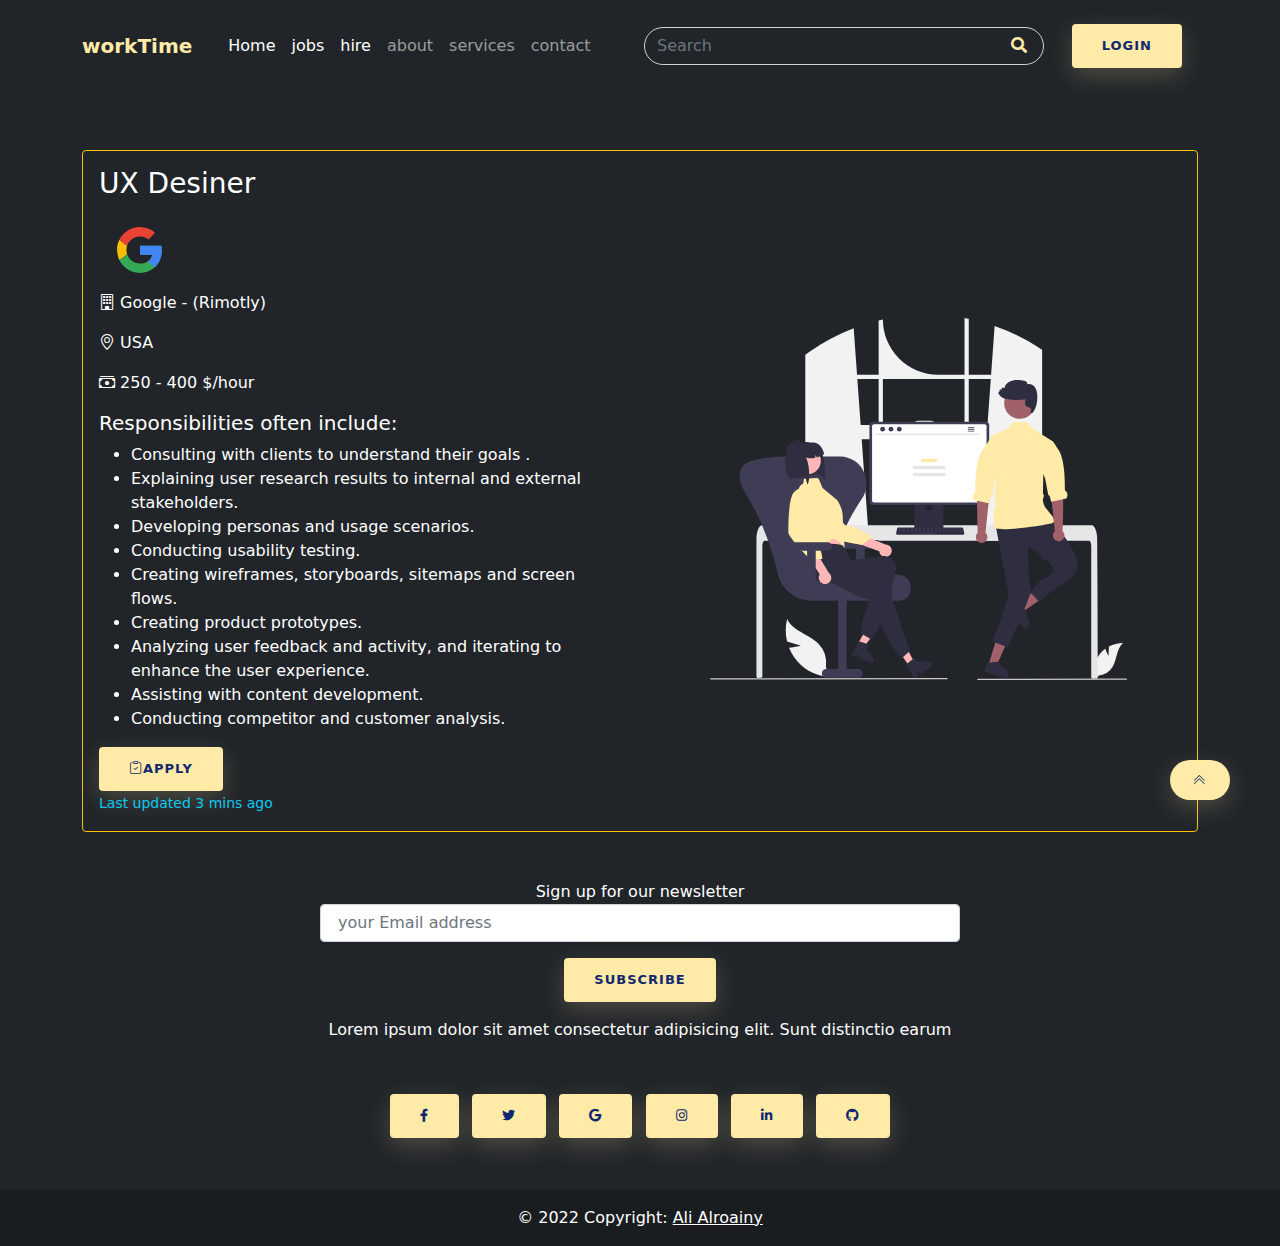
<file: pages/jobDetails.html>
<!DOCTYPE html>
<html lang="en">
<head>
    <meta charset="UTF-8">
    <meta http-equiv="X-UA-Compatible" content="IE=edge">
    <meta name="viewport" content="width=device-width, initial-scale=1.0">
    <title>jobDetails</title>
    <link rel="stylesheet" href="../bootstrap-5.1.3-dist/css/bootstrap.css"/>
    <link rel="stylesheet" href="../css/style.css"/>

<script src="https://code.jquery.com/jquery-3.6.0.min.js" integrity="sha256-/xUj+3OJU5yExlq6GSYGSHk7tPXikynS7ogEvDej/m4=" crossorigin="anonymous"></script>
 <link rel="stylesheet" href="https://cdnjs.cloudflare.com/ajax/libs/font-awesome/4.7.0/css/font-awesome.min.css">
<link rel="stylesheet" href="https://use.fontawesome.com/releases/v5.8.2/css/all.css">
<link rel="stylesheet" href="https://cdn.jsdelivr.net/npm/bootstrap-icons@1.8.0/font/bootstrap-icons.css">
<!-- Google Fonts -->
<link rel="stylesheet" href="https://fonts.googleapis.com/css?family=Roboto:300,400,500,700&display=swap">


</head>
<body class=" bg-dark">
 
   <!--------------------------  start header ---------------------------->

   <nav class="navbar navbar-expand-lg navbar-dark bg-dark fixed-top ">
    <div class="container">
      <a class="navbar-brand  fw-bold" href="../index.html" style="color: #ffeba7;">workTime</a>
      <button class="navbar-toggler" type="button" data-bs-toggle="collapse" data-bs-target="#navbarSupportedContent" aria-controls="navbarSupportedContent" aria-expanded="false" aria-label="Toggle navigation">
        <span class="navbar-toggler-icon"></span>
      </button>
      <div class="collapse navbar-collapse" id="navbarSupportedContent">
          <div class="container">
            <ul class="navbar-nav me-auto mb-2 mb-lg-0">
       
                <li class="nav-item">
                  <a class="nav-link active" aria-current="page" href="../index.html">Home</a>
                </li>
                <li class="nav-item">
                  <a class="nav-link active" href="jobs.html">jobs</a>
                </li>
                <li class="nav-item">
                  <a class="nav-link active" href="hire.html">hire</a>
                </li>
                <li class="nav-item">
                  <a class="nav-link" href="about.html">about</a>
                </li>
                <li class="nav-item">
                  <a class="nav-link" href="services.html">services</a>
                </li>
                <li class="nav-item">
                  <a class="nav-link" href="contact.html">contact</a>
                </li>
             
              </ul>
          </div>
      
      <div class="container">
          <form class="d-flex" style="position: relative;">
        <input style="color: #ffeba7;" class="form-control bg-dark rounded-pill w-100 " type="search" placeholder="Search" aria-label="Search">
        <button style="position: absolute; right: 10px; width: 30px; height: 35px; top: 1.4px; background-color: transparent; border: none;" class=" rounded-pill" type="submit"><i style="color: #ffeba7;" class="fa fa-search"></i></button>
      </form>
    </div>
        
        <div class="nav-item m-3 "> 
            <a class="nav-link btn " href="singin.html" style="text-decoration: none;  ">Login</a>
        </div>
      </div>
    </div>
  </nav>

  <!--------------------------  end header ---------------------------->
<div class="container  " style="margin-top: 150px;">

            
    <div class="card mb-3 bg-dark text-white border-warning" style="max-width: 100%;">
        <div class="row g-0">
          <div class="col-md-6">
            <div class="card-body">
              <h3 class="card-title">UX Desiner</h3>
              <img src="../assetes/svg/google.svg" width="50" height="50" class="m-3" />
              <p>
                <i class="bi bi-building"></i>
                Google - (Rimotly)</p>

              <p>
                <i class="bi bi-geo-alt"></i>
                USA
              </p>
              <p>
                <i class="bi bi-cash-stack"></i>
                250 - 400 $/hour
              </p>
              <h5>Responsibilities often include:

              </h5>
              <ul>
                <li>Consulting with clients to understand their goals
                  .</li>
                <li>Explaining user research results to internal and external stakeholders.</li>
                <li>Developing personas and usage scenarios.</li>
                <li>Conducting usability testing.</li>
                <li>Creating wireframes, storyboards, sitemaps and screen flows.</li>
                <li>Creating product prototypes.</li>
                <li>Analyzing user feedback and activity, and iterating to enhance the user experience.</li>
                <li>Assisting with content development.</li>
                <li>Conducting competitor and customer analysis.</li>
              </ul>

             <a style="text-decoration: none;" href="#"> <button class="btn btn-primary" >
              <i class="bi bi-clipboard-check"></i>
               Apply</button> </a>
              <p class="card-text"><small class="text-info">Last updated 3 mins ago</small></p>
            </div>
          </div>

          <div class="col-md-6 d-flex align-items-center justify-content-center">
            <img src="../assetes/svg/undraw_in_the_office_re_jtgc.svg" class="w-75 mt-3">
          </div>

        </div>
      </div>


</div>

    <!--up btn-->

    <div id="toTopBtn" class="btn rounded-pill" style="position: fixed; bottom: 100px; right: 50px; width: 20px; height:40px;  ">
      <i class="bi bi-chevron-double-up"></i>
    </div>
    <script>
      $(document).ready(function() {
  $(window).scroll(function() {
    if ($(this).scrollTop() > 50) {
      $('#toTopBtn').fadeIn();
    } else {
      $('#toTopBtn').fadeOut();
    }
  });

  $('#toTopBtn').click(function() {
    $("html, body").animate({
      scrollTop: 0
    }, 1000);
    return false;
  });
});
    </script>
    <!---%%%%%%%%%%%%%%%%%%%%%%-->


     
<!------------ Footer --------------->
<footer class="bg-dark text-center text-white mt-5">
   
  <!-- Section: Form -->
<div class="d-flex align-items-center justify-content-center w-100">
 
    <form class=" col-sm-9 col-lg-6 col-md-8  ">
      
      <div >Sign up for our newsletter   </div>
    <input type="email" id="form5Example21" class="form-control " placeholder=" your Email address" />
    <button type="submit" class="btn btn-outline-light m-3 ">
      Subscribe
    </button>
  </form>
 
</div>

  <!-- Section: Text -->
  <section class="mb-4">
    <p>
      Lorem ipsum dolor sit amet consectetur adipisicing elit. Sunt distinctio earum
    </p>
  </section>
  <!-- Section: Text -->
<!-- Grid container -->
<div class="container p-4">
<!-- Section: Social media -->
<section class="mb-4">
  <!-- Facebook -->
  <a class="btn btn-outline-light btn-floating m-1" href="#!" role="button"
    ><i class="fab fa-facebook-f"></i
  ></a>

  <!-- Twitter -->
  <a class="btn btn-outline-light btn-floating m-1" href="#!" role="button"
    ><i class="fab fa-twitter"></i
  ></a>

  <!-- Google -->
  <a class="btn btn-outline-light btn-floating m-1" href="#!" role="button"
    ><i class="fab fa-google"></i
  ></a>

  <!-- Instagram -->
  <a class="btn btn-outline-light btn-floating m-1" href="#!" role="button"
    ><i class="fab fa-instagram"></i
  ></a>

  <!-- Linkedin -->
  <a class="btn btn-outline-light btn-floating m-1" href="#!" role="button"
    ><i class="fab fa-linkedin-in"></i
  ></a>

  <!-- Github -->
  <a class="btn btn-outline-light btn-floating m-1" href="#!" role="button"
    ><i class="fab fa-github"></i
  ></a>
</section>

<!-- Section: Social media -->
  <!-- Section: Links -->
 
  <!-- Section: Links -->
</div>
<!-- Grid container -->

<!-- Copyright -->
<div class="text-center p-3" style="background-color: rgba(0, 0, 0, 0.2);">
  © 2022 Copyright:
  <a class="text-white" href="https://github.com/AliAlroainy">Ali Alroainy</a>
</div>
<!-- Copyright -->
</footer>
<!-- Footer -->



        <!--script src="https://cdn.jsdelivr.net/npm/@popperjs/core@2.10.2/dist/umd/popper.min.js" integrity="sha384-7+zCNj/IqJ95wo16oMtfsKbZ9ccEh31eOz1HGyDuCQ6wgnyJNSYdrPa03rtR1zdB" crossorigin="anonymous"></script>
<script src="https://cdn.jsdelivr.net/npm/bootstrap@5.1.3/dist/js/bootstrap.min.js" integrity="sha384-QJHtvGhmr9XOIpI6YVutG+2QOK9T+ZnN4kzFN1RtK3zEFEIsxhlmWl5/YESvpZ13" crossorigin="anonymous"></script-->
    <script src="../bootstrap-5.1.3-dist/js/bootstrap.bundle.js"></script>
</body>
</html>
</file>
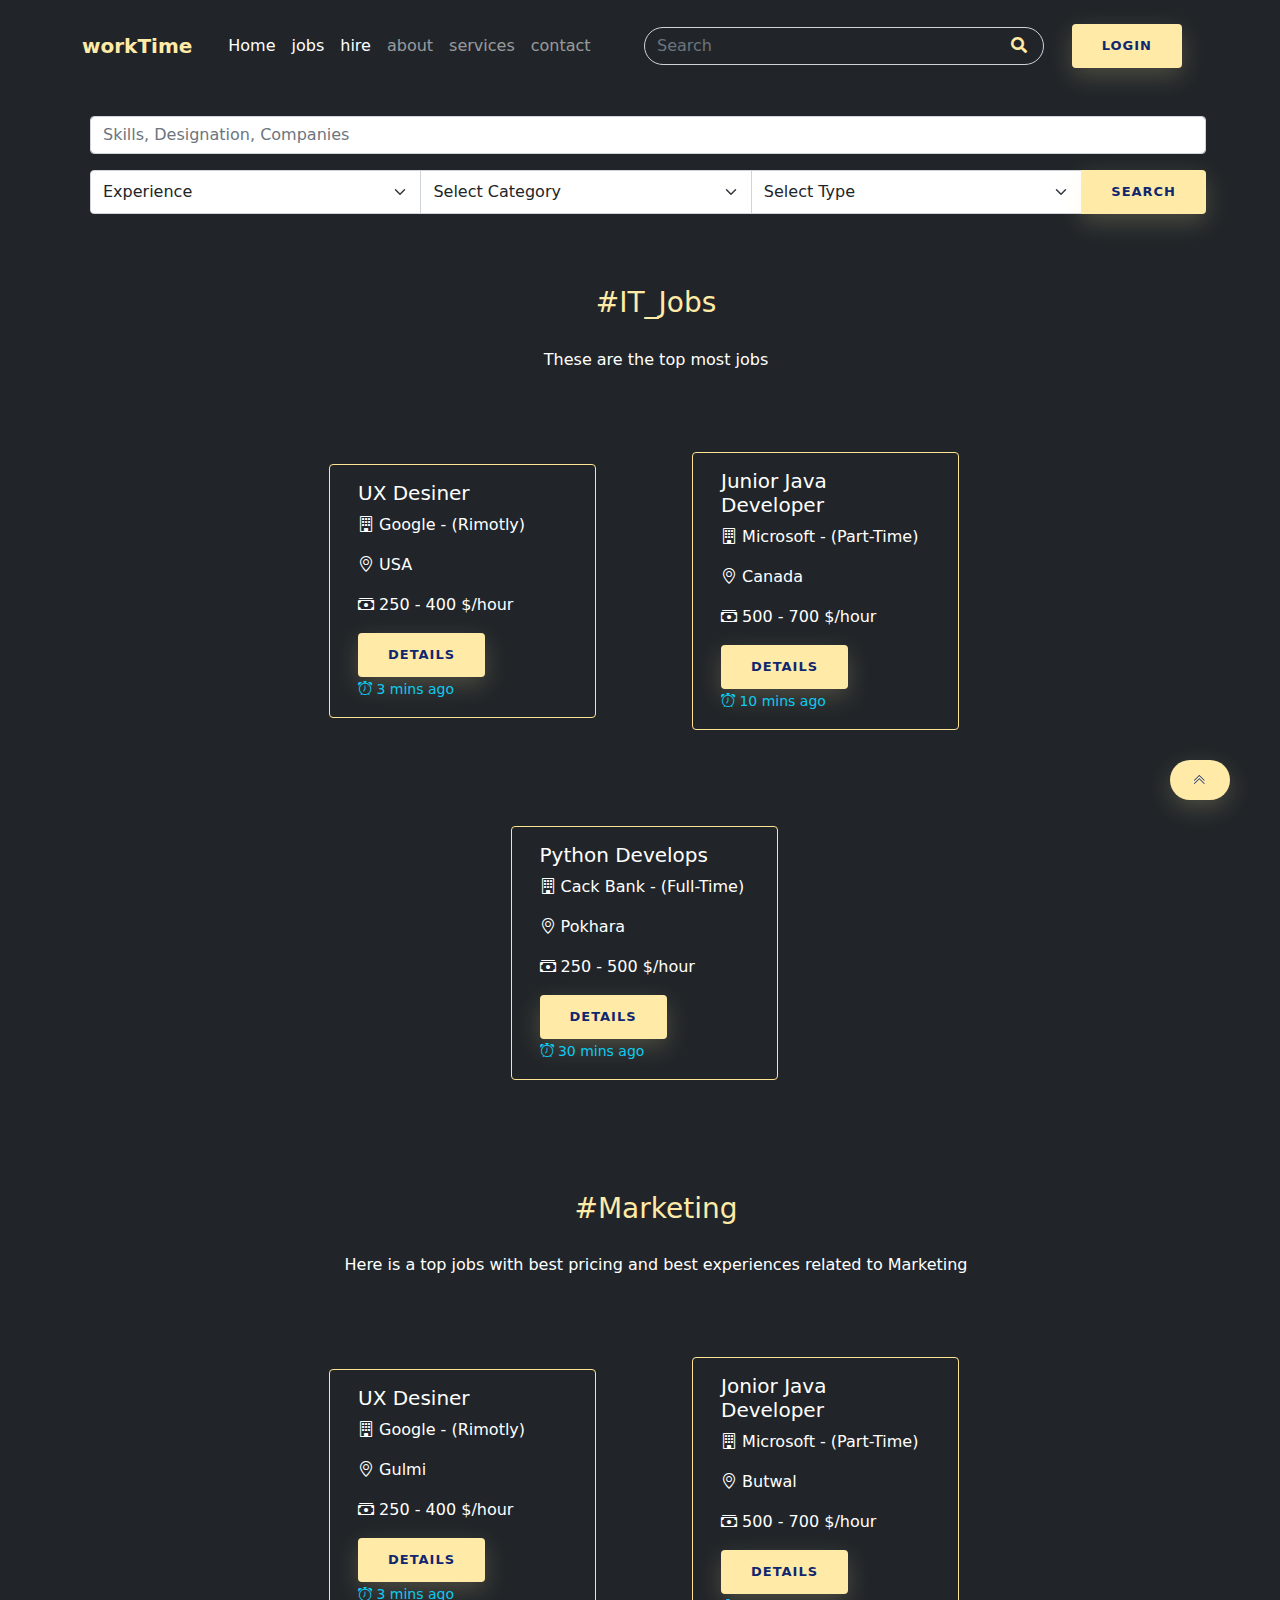
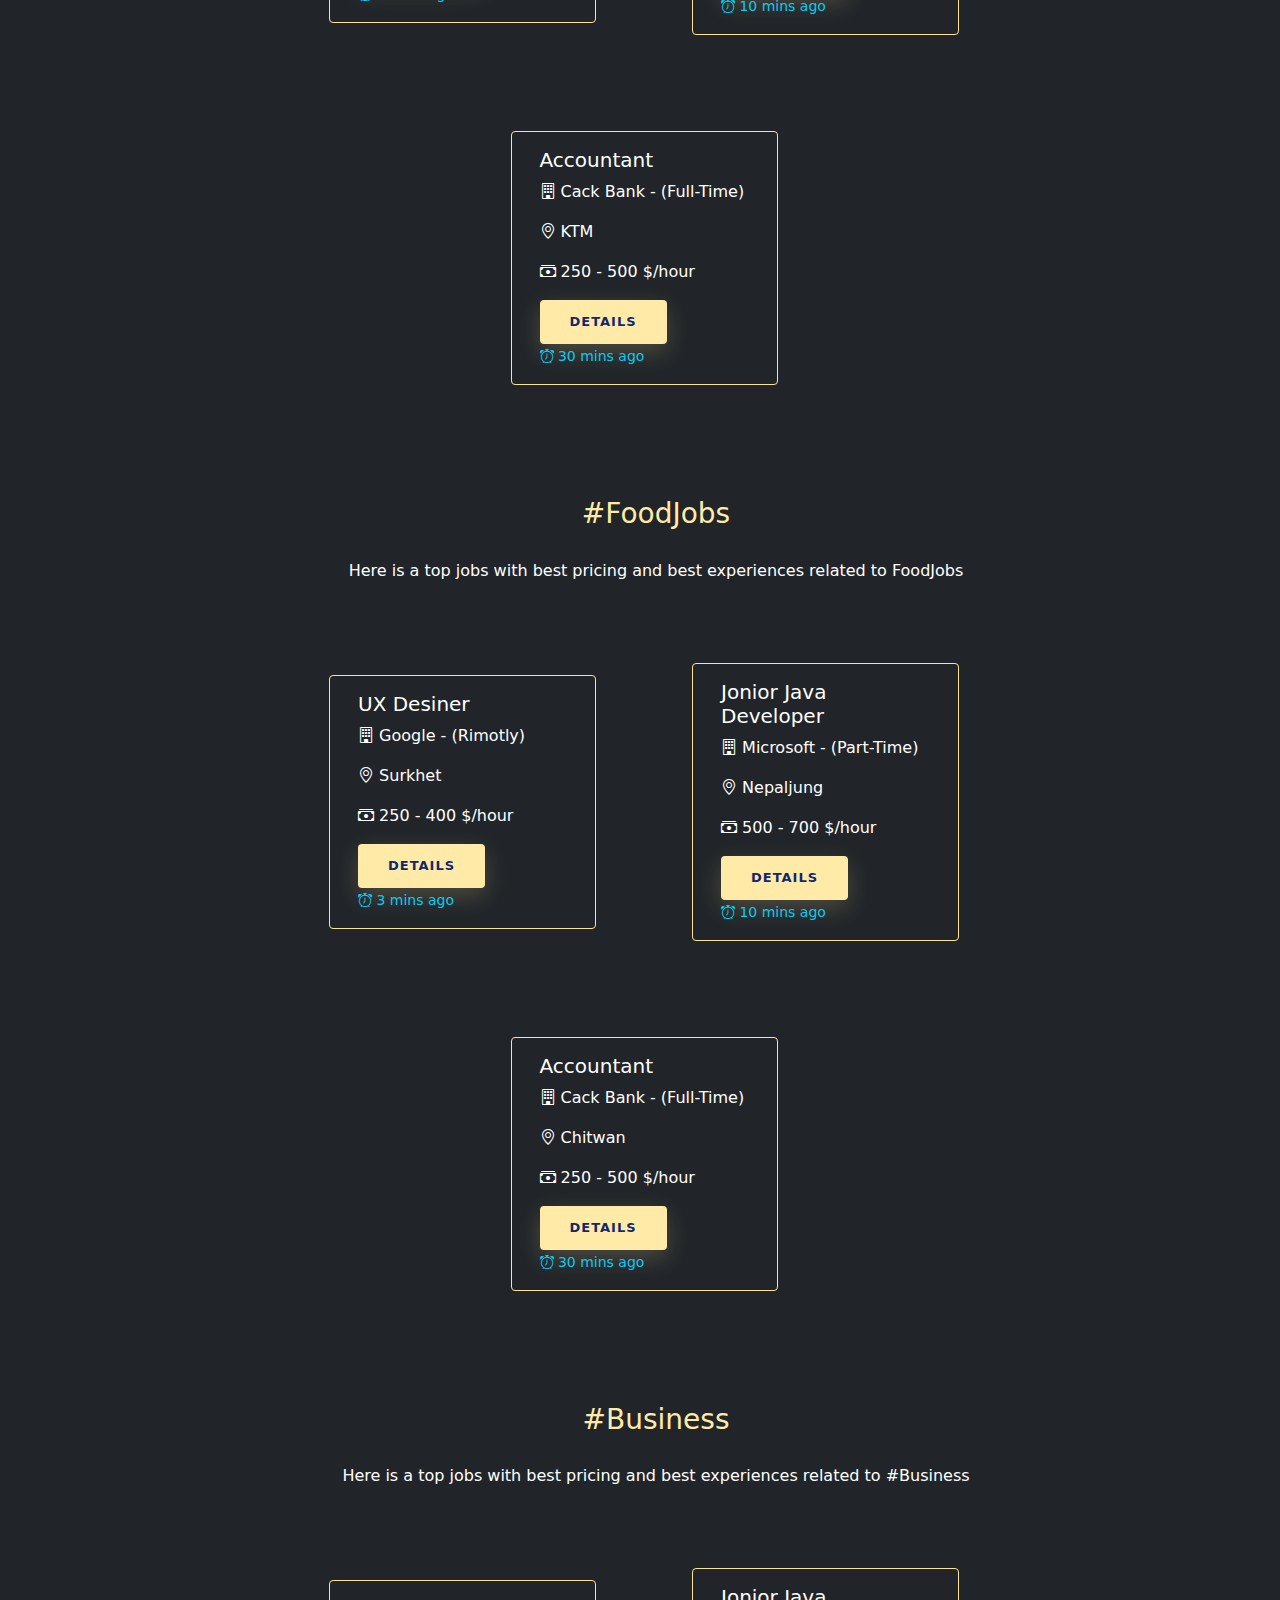
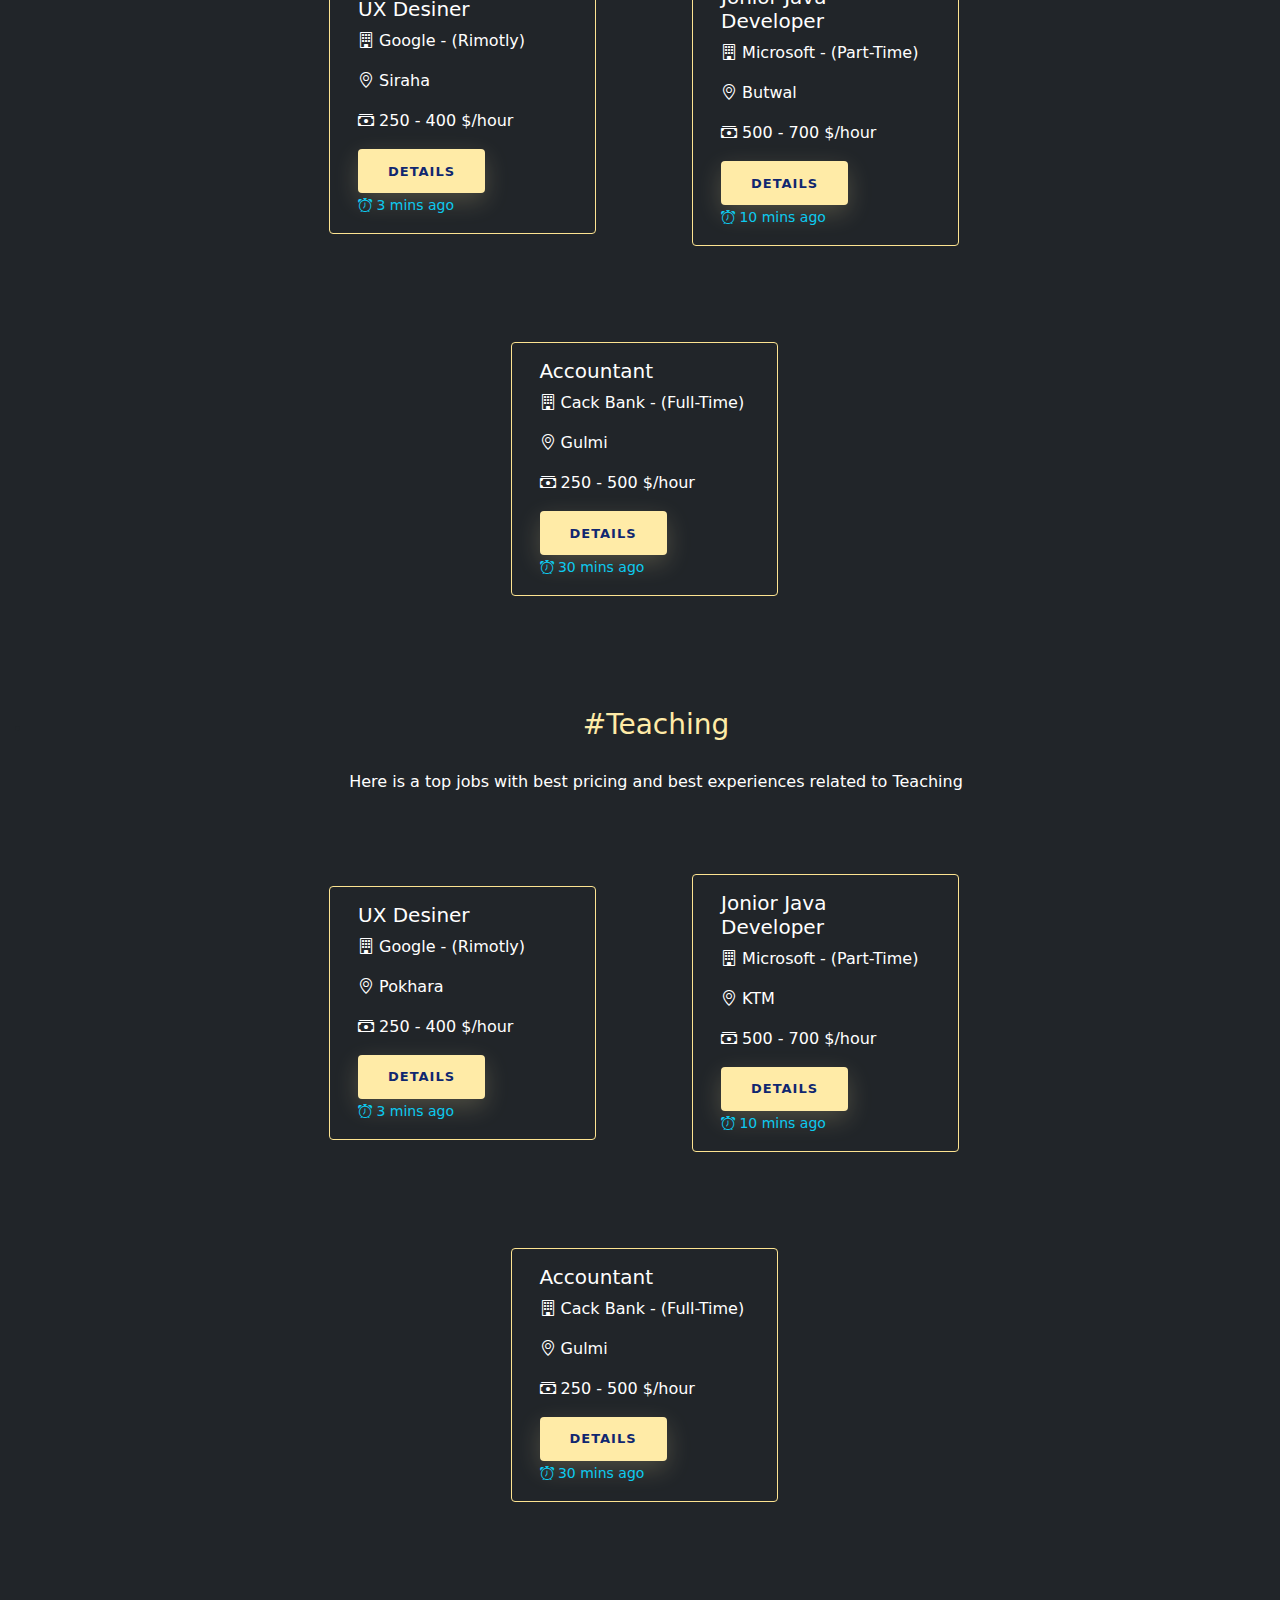
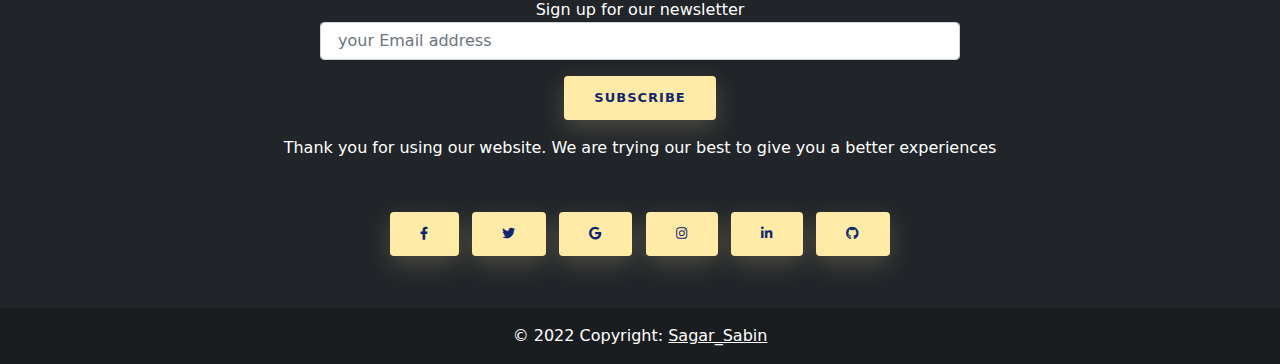
<file: pages/jobs.html>
<!DOCTYPE html>
<html lang="en">
<head>
    <meta charset="UTF-8">
    <meta http-equiv="X-UA-Compatible" content="IE=edge">
    <meta name="viewport" content="width=device-width, initial-scale=1.0">
    <title>jobs</title>
    <link rel="stylesheet" href="../bootstrap-5.1.3-dist/css/bootstrap.css"/>
    <link rel="stylesheet" href="../css/style.css"/>
    <script src="https://code.jquery.com/jquery-3.6.0.min.js" integrity="sha256-/xUj+3OJU5yExlq6GSYGSHk7tPXikynS7ogEvDej/m4=" crossorigin="anonymous"></script>
 <link rel="stylesheet" href="https://cdnjs.cloudflare.com/ajax/libs/font-awesome/4.7.0/css/font-awesome.min.css">
<link rel="stylesheet" href="https://use.fontawesome.com/releases/v5.8.2/css/all.css">
<!-- Google Fonts -->
<link rel="stylesheet" href="https://fonts.googleapis.com/css?family=Roboto:300,400,500,700&display=swap">
<link rel="stylesheet" href="https://cdn.jsdelivr.net/npm/bootstrap-icons@1.8.0/font/bootstrap-icons.css">


</head>
<body class=" bg-dark">
 
  <!--------------------------  start header ---------------------------->

  <nav class="navbar navbar-expand-lg navbar-dark bg-dark fixed-top ">
    <div class="container">
      <a class="navbar-brand  fw-bold" href="../index.html" style="color: #ffeba7;">workTime</a>
      <button class="navbar-toggler" type="button" data-bs-toggle="collapse" data-bs-target="#navbarSupportedContent" aria-controls="navbarSupportedContent" aria-expanded="false" aria-label="Toggle navigation">
        <span class="navbar-toggler-icon"></span>
      </button>
      <div class="collapse navbar-collapse" id="navbarSupportedContent">
          <div class="container">
            <ul class="navbar-nav me-auto mb-2 mb-lg-0">
       
                <li class="nav-item">
                  <a class="nav-link active" aria-current="page" href="../index.html">Home</a>
                </li>
                <li class="nav-item">
                  <a class="nav-link active" href="jobs.html">jobs</a>
                </li>
                <li class="nav-item">
                  <a class="nav-link active" href="hire.html">hire</a>
                </li>
                <li class="nav-item">
                  <a class="nav-link" href="about.html">about</a>
                </li>
                <li class="nav-item">
                  <a class="nav-link" href="services.html">services</a>
                </li>
                <li class="nav-item">
                  <a class="nav-link" href="contact.html">contact</a>
                </li>
             
              </ul>
          </div>
      
      <div class="container">
          <form class="d-flex" style="position: relative;">
        <input style="color: #ffeba7;" class="form-control bg-dark rounded-pill w-100 " type="search" placeholder="Search" aria-label="Search">
        <button style="position: absolute; right: 10px; width: 30px; height: 35px; top: 1.4px; background-color: transparent; border: none;" class=" rounded-pill" type="submit"><i style="color: #ffeba7;" class="fa fa-search"></i></button>
      </form>
    </div>
        
        <div class="nav-item m-3 "> 
            <a class="nav-link btn " href="singin.html" style="text-decoration: none;  ">Login</a>
        </div>
      </div>
    </div>
  </nav>

  <!--------------------------  end header ---------------------------->

      <!-- search form-->
      <div class="col-12 container mt-5 ">

      <form >
        <fieldset class="input-group  " >
          <legend style="color: #ffeba7;" class="p-2">Personal:</legend>

          <div class="col-12 m-2" >
            <input type="text"   id="myInput" onkeyup="myFunction()" class="form-control border-right" placeholder="Skills, Designation, Companies">
          </div>

          <div class="input-group m-2 col-12">
            <select  class="form-select  border-right">
              <option>Experience</option>
              <option>0 Year</option>
              <option>1 Year</option>
              <option>2 Year</option>
              <option>3 Year</option>
      
            </select>

            <select id="myInput" onkeyup="myFunction()" class=" form-select">
              <option>Select Category</option>
              <option>Accounf &amp; Finance</option>
              <option>Information &amp; Technology</option>
              <option>Marketing</option>
              <option>Food &amp; Restaurent</option>
            </select>

            <select  class=" form-select">
              <option>Select Type</option>
              <option>Rimotly</option>
              <option>Intership</option>
              <option>Part-Time</option>
              <option>Full-Time</option>
            </select>
         
     
            <input type="submit" class="btn seub-btn" value="Search">
  
        </div>
        </fieldset>
      </form>
    </div>
            <!-- end search form-->




<ul id="myUL">


      <!--ffffffff-->
 

      <li>
          <!--cccccccccccccccccccccccccccccccc-->
    <div
    class="d-flex flex-column justify-content-center align-items-center"
    style="margin-top: 3rem"
  >
    <div class="p-3"><h3 style="color: #ffeba7">#IT_Jobs</h3></div>
    <p class="text-center p-3 pt-1" style="color: #fff">
     These are the top most jobs
    </p>

    <div class="container d-flex flex-grow-1 flex-lg-wrap">
      <div
        class="row container-sm"
        style="
          display: flex;
          align-items: center;
          justify-content: center;
          width: 100%;
        "
      >
        <div
          class="card mb-3 bg-dark text-white col-lg-3 m-lg-5"
          style="max-width: 100%; border: solid 1px #fde491"
        >
          <div class="row g-0">
            <div class="col-md-12">
              <div class="card-body">
                <h5 class="card-title">
                  UX Desiner</h5>
                <p>
                  <i class="bi bi-building"></i>
                  Google - (Rimotly)</p>
  
                <p>
                  <i class="bi bi-geo-alt"></i>
                  USA
                </p>
                <p>
                  <i class="bi bi-cash-stack"></i>
                  250 - 400 $/hour
                </p>
                <a style="text-decoration: none" href="jobDetails.html">
                  <button class="btn btn-primary">details</button>
                </a>
                <p class="card-text">
                  <small class="text-info">
                    <i class="bi bi-alarm"></i>
                     3 mins ago</small>
                </p>
              </div>
            </div>
          </div>
        </div>

        <div
          class="card mb-3 bg-dark text-white col-lg-3 m-lg-5"
          style="max-width: 100%; border: solid 1px #fde491"
        >
          <div class="row g-0">
            <div class="col-md-12">
              <div class="card-body">
                <h5 class="card-title">
                  Junior Java Developer</h5>
                <p>
                  <i class="bi bi-building"></i>
                  Microsoft - (Part-Time)</p>
  
                <p>
                  <i class="bi bi-geo-alt"></i>
                  Canada
                </p>
                <p>
                  <i class="bi bi-cash-stack"></i>
                  500 - 700 $/hour
                </p>
                <a style="text-decoration: none" href="jobDetails.html">
                  <button class="btn btn-primary">details</button>
                </a>
                <p class="card-text">
                  <small class="text-info">
                    <i class="bi bi-alarm"></i>
                     10 mins ago</small>
                </p>
              </div>
            </div>
          </div>
        </div>

        <div
          class="card mb-3 bg-dark text-white col-lg-3 m-lg-5"
          style="max-width: 100%; border: solid 1px #fde491"
        >
          <div class="row g-0">
            <div class="col-md-12">
              <div class="card-body">
                <h5 class="card-title">
                  Python Develops</h5>
                <p>
                  <i class="bi bi-building"></i>
                  Cack Bank - (Full-Time)</p>
  
                <p>
                  <i class="bi bi-geo-alt"></i>
                 Pokhara
                </p>
                <p>
                  <i class="bi bi-cash-stack"></i>
                  250 - 500 $/hour
                </p>
                <a style="text-decoration: none" href="jobDetails.html">
                  <button class="btn btn-primary">details</button>
                </a>
                <p class="card-text">
                  <small class="text-info">
                    <i class="bi bi-alarm"></i>
                     30 mins ago</small>
                </p>
              </div>
            </div>
          </div>
        </div>

      </div>
    </div>
  </div>
  <!--%%%%%%%%%%%%%%%%%%%%%-->
</li>

<li>
  <!--cccccccccccccccccccccccccccccccc-->
  <div
  class="d-flex flex-column justify-content-center align-items-center"
  style="margin-top: 3rem"
>
  <div class="p-3"><h3 style="color: #ffeba7">#Marketing</h3></div>
  <p class="text-center p-3 pt-1" style="color: #fff">
    Here is a top jobs with best pricing and best experiences  related to Marketing
  </p>

  <div class="container d-flex flex-grow-1 flex-lg-wrap">
    <div
      class="row container-sm"
      style="
        display: flex;
        align-items: center;
        justify-content: center;
        width: 100%;
      "
    >
      <div
        class="card mb-3 bg-dark text-white col-lg-3 m-lg-5"
        style="max-width: 100%; border: solid 1px #fde491"
      >
        <div class="row g-0">
          <div class="col-md-12">
            <div class="card-body">
              <h5 class="card-title">
                UX Desiner</h5>
              <p>
                <i class="bi bi-building"></i>
                Google - (Rimotly)</p>

              <p>
                <i class="bi bi-geo-alt"></i>
                Gulmi
              </p>
              <p>
                <i class="bi bi-cash-stack"></i>
                250 - 400 $/hour
              </p>
              <a style="text-decoration: none" href="jobDetails.html">
                <button class="btn btn-primary">details</button>
              </a>
              <p class="card-text">
                <small class="text-info">
                  <i class="bi bi-alarm"></i>
                   3 mins ago</small>
              </p>
            </div>
          </div>
        </div>
      </div>

      <div
        class="card mb-3 bg-dark text-white col-lg-3 m-lg-5"
        style="max-width: 100%; border: solid 1px #fde491"
      >
        <div class="row g-0">
          <div class="col-md-12">
            <div class="card-body">
              <h5 class="card-title">
                Jonior Java Developer</h5>
              <p>
                <i class="bi bi-building"></i>
                Microsoft - (Part-Time)</p>

              <p>
                <i class="bi bi-geo-alt"></i>
               Butwal
              </p>
              <p>
                <i class="bi bi-cash-stack"></i>
                500 - 700 $/hour
              </p>
              <a style="text-decoration: none" href="jobDetails.html">
                <button class="btn btn-primary">details</button>
              </a>
              <p class="card-text">
                <small class="text-info">
                  <i class="bi bi-alarm"></i>
                   10 mins ago</small>
              </p>
            </div>
          </div>
        </div>
      </div>

      <div
        class="card mb-3 bg-dark text-white col-lg-3 m-lg-5"
        style="max-width: 100%; border: solid 1px #fde491"
      >
        <div class="row g-0">
          <div class="col-md-12">
            <div class="card-body">
              <h5 class="card-title">
                Accountant</h5>
              <p>
                <i class="bi bi-building"></i>
                Cack Bank - (Full-Time)</p>

              <p>
                <i class="bi bi-geo-alt"></i>
                KTM
              </p>
              <p>
                <i class="bi bi-cash-stack"></i>
                250 - 500 $/hour
              </p>
              <a style="text-decoration: none" href="jobDetails.html">
                <button class="btn btn-primary">details</button>
              </a>
              <p class="card-text">
                <small class="text-info">
                  <i class="bi bi-alarm"></i>
                   30 mins ago</small>
              </p>
            </div>
          </div>
        </div>
      </div>

    </div>
  </div>
</div>
<!--%%%%%%%%%%%%%%%%%%%%%-->
</li>

<li>
<!--cccccccccccccccccccccccccccccccc-->
<div
class="d-flex flex-column justify-content-center align-items-center"
style="margin-top: 3rem"
>
<div class="p-3"><h3 style="color: #ffeba7">#FoodJobs</h3></div>
<p class="text-center p-3 pt-1" style="color: #fff">
  Here is a top jobs with best pricing and best experiences  related to FoodJobs
</p>

<div class="container d-flex flex-grow-1 flex-lg-wrap">
  <div
    class="row container-sm"
    style="
      display: flex;
      align-items: center;
      justify-content: center;
      width: 100%;
    "
  >
    <div
      class="card mb-3 bg-dark text-white col-lg-3 m-lg-5"
      style="max-width: 100%; border: solid 1px #fde491"
    >
      <div class="row g-0">
        <div class="col-md-12">
          <div class="card-body">
            <h5 class="card-title">
              UX Desiner</h5>
            <p>
              <i class="bi bi-building"></i>
              Google - (Rimotly)</p>

            <p>
              <i class="bi bi-geo-alt"></i>
             Surkhet
            </p>
            <p>
              <i class="bi bi-cash-stack"></i>
              250 - 400 $/hour
            </p>
            <a style="text-decoration: none" href="jobDetails.html">
              <button class="btn btn-primary">details</button>
            </a>
            <p class="card-text">
              <small class="text-info">
                <i class="bi bi-alarm"></i>
                 3 mins ago</small>
            </p>
          </div>
        </div>
      </div>
    </div>

    <div
      class="card mb-3 bg-dark text-white col-lg-3 m-lg-5"
      style="max-width: 100%; border: solid 1px #fde491"
    >
      <div class="row g-0">
        <div class="col-md-12">
          <div class="card-body">
            <h5 class="card-title">
              Jonior Java Developer</h5>
            <p>
              <i class="bi bi-building"></i>
              Microsoft - (Part-Time)</p>

            <p>
              <i class="bi bi-geo-alt"></i>
            Nepaljung
            </p>
            <p>
              <i class="bi bi-cash-stack"></i>
              500 - 700 $/hour
            </p>
            <a style="text-decoration: none" href="jobDetails.html">
              <button class="btn btn-primary">details</button>
            </a>
            <p class="card-text">
              <small class="text-info">
                <i class="bi bi-alarm"></i>
                 10 mins ago</small>
            </p>
          </div>
        </div>
      </div>
    </div>

    <div
      class="card mb-3 bg-dark text-white col-lg-3 m-lg-5"
      style="max-width: 100%; border: solid 1px #fde491"
    >
      <div class="row g-0">
        <div class="col-md-12">
          <div class="card-body">
            <h5 class="card-title">
              Accountant</h5>
            <p>
              <i class="bi bi-building"></i>
              Cack Bank - (Full-Time)</p>

            <p>
              <i class="bi bi-geo-alt"></i>
             Chitwan
            </p>
            <p>
              <i class="bi bi-cash-stack"></i>
              250 - 500 $/hour
            </p>
            <a style="text-decoration: none" href="jobDetails.html">
              <button class="btn btn-primary">details</button>
            </a>
            <p class="card-text">
              <small class="text-info">
                <i class="bi bi-alarm"></i>
                 30 mins ago</small>
            </p>
          </div>
        </div>
      </div>
    </div>

  </div>
</div>
</div>
<!--%%%%%%%%%%%%%%%%%%%%%-->
</li>

<li>
<!--cccccccccccccccccccccccccccccccc-->
<div
class="d-flex flex-column justify-content-center align-items-center"
style="margin-top: 3rem"
>
<div class="p-3"><h3 style="color: #ffeba7">#Business</h3></div>
<p class="text-center p-3 pt-1" style="color: #fff">
  Here is a top jobs with best pricing and best experiences  related to #Business
</p>

<div class="container d-flex flex-grow-1 flex-lg-wrap">
  <div
    class="row container-sm"
    style="
      display: flex;
      align-items: center;
      justify-content: center;
      width: 100%;
    "
  >
    <div
      class="card mb-3 bg-dark text-white col-lg-3 m-lg-5"
      style="max-width: 100%; border: solid 1px #fde491"
    >
      <div class="row g-0">
        <div class="col-md-12">
          <div class="card-body">
            <h5 class="card-title">
              UX Desiner</h5>
            <p>
              <i class="bi bi-building"></i>
              Google - (Rimotly)</p>

            <p>
              <i class="bi bi-geo-alt"></i>
              Siraha
            </p>
            <p>
              <i class="bi bi-cash-stack"></i>
              250 - 400 $/hour
            </p>
            <a style="text-decoration: none" href="jobDetails.html">
              <button class="btn btn-primary">details</button>
            </a>
            <p class="card-text">
              <small class="text-info">
                <i class="bi bi-alarm"></i>
                 3 mins ago</small>
            </p>
          </div>
        </div>
      </div>
    </div>

    <div
      class="card mb-3 bg-dark text-white col-lg-3 m-lg-5"
      style="max-width: 100%; border: solid 1px #fde491"
    >
      <div class="row g-0">
        <div class="col-md-12">
          <div class="card-body">
            <h5 class="card-title">
              Jonior Java Developer</h5>
            <p>
              <i class="bi bi-building"></i>
              Microsoft - (Part-Time)</p>

            <p>
              <i class="bi bi-geo-alt"></i>
              Butwal
            </p>
            <p>
              <i class="bi bi-cash-stack"></i>
              500 - 700 $/hour
            </p>
            <a style="text-decoration: none" href="jobDetails.html">
              <button class="btn btn-primary">details</button>
            </a>
            <p class="card-text">
              <small class="text-info">
                <i class="bi bi-alarm"></i>
                 10 mins ago</small>
            </p>
          </div>
        </div>
      </div>
    </div>

    <div
      class="card mb-3 bg-dark text-white col-lg-3 m-lg-5"
      style="max-width: 100%; border: solid 1px #fde491"
    >
      <div class="row g-0">
        <div class="col-md-12">
          <div class="card-body">
            <h5 class="card-title">
              Accountant</h5>
            <p>
              <i class="bi bi-building"></i>
              Cack Bank - (Full-Time)</p>

            <p>
              <i class="bi bi-geo-alt"></i>
              Gulmi
            </p>
            <p>
              <i class="bi bi-cash-stack"></i>
              250 - 500 $/hour
            </p>
            <a style="text-decoration: none" href="jobDetails.html">
              <button class="btn btn-primary">details</button>
            </a>
            <p class="card-text">
              <small class="text-info">
                <i class="bi bi-alarm"></i>
                 30 mins ago</small>
            </p>
          </div>
        </div>
      </div>
    </div>

  </div>
</div>
</div>
<!--%%%%%%%%%%%%%%%%%%%%%-->
</li>


<li>
<!--cccccccccccccccccccccccccccccccc-->
<div
class="d-flex flex-column justify-content-center align-items-center"
style="margin-top: 3rem"
>
<div class="p-3"><h3 style="color: #ffeba7">#Teaching</h3></div>
<p class="text-center p-3 pt-1" style="color: #fff">
  Here is a top jobs with best pricing and best experiences  related to Teaching
</p>

<div class="container d-flex flex-grow-1 flex-lg-wrap">
  <div
    class="row container-sm"
    style="
      display: flex;
      align-items: center;
      justify-content: center;
      width: 100%;
    "
  >
    <div
      class="card mb-3 bg-dark text-white col-lg-3 m-lg-5"
      style="max-width: 100%; border: solid 1px #fde491"
    >
      <div class="row g-0">
        <div class="col-md-12">
          <div class="card-body">
            <h5 class="card-title">
              UX Desiner</h5>
            <p>
              <i class="bi bi-building"></i>
              Google - (Rimotly)</p>

            <p>
              <i class="bi bi-geo-alt"></i>
              Pokhara
            </p>
            <p>
              <i class="bi bi-cash-stack"></i>
              250 - 400 $/hour
            </p>
            <a style="text-decoration: none" href="jobDetails.html">
              <button class="btn btn-primary">details</button>
            </a>
            <p class="card-text">
              <small class="text-info">
                <i class="bi bi-alarm"></i>
                 3 mins ago</small>
            </p>
          </div>
        </div>
      </div>
    </div>

    <div
      class="card mb-3 bg-dark text-white col-lg-3 m-lg-5"
      style="max-width: 100%; border: solid 1px #fde491"
    >
      <div class="row g-0">
        <div class="col-md-12">
          <div class="card-body">
            <h5 class="card-title">
              Jonior Java Developer</h5>
            <p>
              <i class="bi bi-building"></i>
              Microsoft - (Part-Time)</p>

            <p>
              <i class="bi bi-geo-alt"></i>
              KTM
            </p>
            <p>
              <i class="bi bi-cash-stack"></i>
              500 - 700 $/hour
            </p>
            <a style="text-decoration: none" href="jobDetails.html">
              <button class="btn btn-primary">details</button>
            </a>
            <p class="card-text">
              <small class="text-info">
                <i class="bi bi-alarm"></i>
                 10 mins ago</small>
            </p>
          </div>
        </div>
      </div>
    </div>

    <div
      class="card mb-3 bg-dark text-white col-lg-3 m-lg-5"
      style="max-width: 100%; border: solid 1px #fde491"
    >
      <div class="row g-0">
        <div class="col-md-12">
          <div class="card-body">
            <h5 class="card-title">
              Accountant</h5>
            <p>
              <i class="bi bi-building"></i>
              Cack Bank - (Full-Time)</p>

            <p>
              <i class="bi bi-geo-alt"></i>
              Gulmi
            </p>
            <p>
              <i class="bi bi-cash-stack"></i>
              250 - 500 $/hour
            </p>
            <a style="text-decoration: none" href="jobDetails.html">
              <button class="btn btn-primary">details</button>
            </a>
            <p class="card-text">
              <small class="text-info">
                <i class="bi bi-alarm"></i>
                 30 mins ago</small>
            </p>
          </div>
        </div>
      </div>
    </div>

  </div>
</div>
</div>
<!--%%%%%%%%%%%%%%%%%%%%%-->
</li>


</ul>

<script>
function myFunction() {
  // Declare variables
  var input, filter, ul, li, a, i, txtValue;
  input = document.getElementById('myInput');
  filter = input.value.toUpperCase();
  ul = document.getElementById("myUL");
  li = ul.getElementsByTagName('li');

  // Loop through all list items, and hide those who don't match the search query
  for (i = 0; i < li.length; i++) {
    a = li[i].getElementsByTagName("h3")[0];
    txtValue = a.textContent || a.innerText;
    if (txtValue.toUpperCase().indexOf(filter) > -1) {
      li[i].style.display = "";
    } else {
      li[i].style.display = "none";
    }
  }
}
</script>




    <!--up btn-->

    <div id="toTopBtn" class="btn rounded-pill" style="position: fixed; bottom: 100px; right: 50px; width: 20px; height:40px;  ">
      <i class="bi bi-chevron-double-up"></i>
    </div>
    <script>
      $(document).ready(function() {
  $(window).scroll(function() {
    if ($(this).scrollTop() > 50) {
      $('#toTopBtn').fadeIn();
    } else {
      $('#toTopBtn').fadeOut();
    }
  });

  $('#toTopBtn').click(function() {
    $("html, body").animate({
      scrollTop: 0
    }, 1000);
    return false;
  });
});
    </script>
    <!---%%%%%%%%%%%%%%%%%%%%%%-->

  
<!------------ Footer --------------->
<footer class="bg-dark text-center text-white mt-5">
   
  <!-- Section: Form -->
<div class="d-flex align-items-center justify-content-center w-100">
 
    <form class=" col-sm-9 col-lg-6 col-md-8  ">
      
      <div >Sign up for our newsletter   </div>
    <input type="email" id="form5Example21" class="form-control " placeholder=" your Email address" />
    <button type="submit" class="btn btn-outline-light m-3 ">
      Subscribe
    </button>
  </form>
 
</div>

  <!-- Section: Text -->
  <section class="mb-4">
    <p>
      Thank you for using our website. We are trying our best to give you a better experiences
    </p>
  </section>
  <!-- Section: Text -->
<!-- Grid container -->
<div class="container p-4">
<!-- Section: Social media -->
<section class="mb-4">
  <!-- Facebook -->
  <a class="btn btn-outline-light btn-floating m-1" href="#!" role="button"
    ><i class="fab fa-facebook-f"></i
  ></a>

  <!-- Twitter -->
  <a class="btn btn-outline-light btn-floating m-1" href="#!" role="button"
    ><i class="fab fa-twitter"></i
  ></a>

  <!-- Google -->
  <a class="btn btn-outline-light btn-floating m-1" href="#!" role="button"
    ><i class="fab fa-google"></i
  ></a>

  <!-- Instagram -->
  <a class="btn btn-outline-light btn-floating m-1" href="#!" role="button"
    ><i class="fab fa-instagram"></i
  ></a>

  <!-- Linkedin -->
  <a class="btn btn-outline-light btn-floating m-1" href="#!" role="button"
    ><i class="fab fa-linkedin-in"></i
  ></a>

  <!-- Github -->
  <a class="btn btn-outline-light btn-floating m-1" href="#!" role="button"
    ><i class="fab fa-github"></i
  ></a>
</section>

<!-- Section: Social media -->
  <!-- Section: Links -->
 
  <!-- Section: Links -->
</div>
<!-- Grid container -->

<!-- Copyright -->
<div class="text-center p-3" style="background-color: rgba(0, 0, 0, 0.2);">
  © 2022 Copyright:
  <a class="text-white" >Sagar_Sabin</a>
</div>
<!-- Copyright -->
</footer>
<!-- Footer -->
  


        <!--script src="https://cdn.jsdelivr.net/npm/@popperjs/core@2.10.2/dist/umd/popper.min.js" integrity="sha384-7+zCNj/IqJ95wo16oMtfsKbZ9ccEh31eOz1HGyDuCQ6wgnyJNSYdrPa03rtR1zdB" crossorigin="anonymous"></script>
<script src="https://cdn.jsdelivr.net/npm/bootstrap@5.1.3/dist/js/bootstrap.min.js" integrity="sha384-QJHtvGhmr9XOIpI6YVutG+2QOK9T+ZnN4kzFN1RtK3zEFEIsxhlmWl5/YESvpZ13" crossorigin="anonymous"></script-->
    <script src="../bootstrap-5.1.3-dist/js/bootstrap.bundle.js"></script>
</body>
</html>
</file>
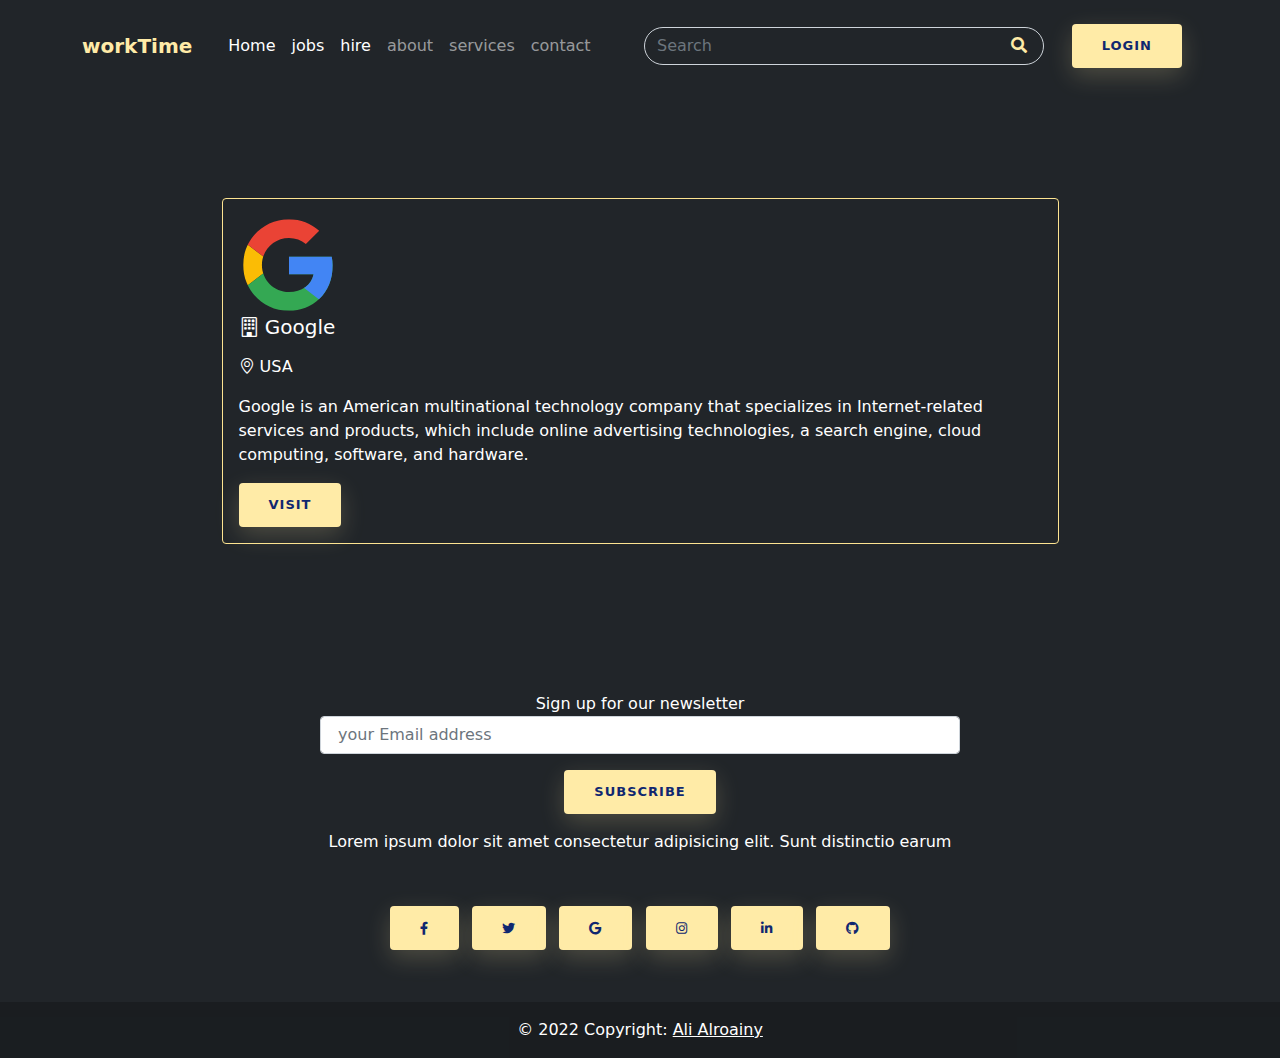
<file: pages/partners.html>
<!DOCTYPE html>
<html lang="en">
<head>
    <meta charset="UTF-8">
    <meta http-equiv="X-UA-Compatible" content="IE=edge">
    <meta name="viewport" content="width=device-width, initial-scale=1.0">
    <title>partners</title>
    <link rel="stylesheet" href="../bootstrap-5.1.3-dist/css/bootstrap.css"/>
    <link rel="stylesheet" href="../css/style.css"/>
    <script src="https://code.jquery.com/jquery-3.6.0.min.js" integrity="sha256-/xUj+3OJU5yExlq6GSYGSHk7tPXikynS7ogEvDej/m4=" crossorigin="anonymous"></script>
 <link rel="stylesheet" href="https://cdnjs.cloudflare.com/ajax/libs/font-awesome/4.7.0/css/font-awesome.min.css">
<link rel="stylesheet" href="https://use.fontawesome.com/releases/v5.8.2/css/all.css">
<!-- Google Fonts -->
<link rel="stylesheet" href="https://fonts.googleapis.com/css?family=Roboto:300,400,500,700&display=swap">

<link rel="stylesheet" href="https://cdn.jsdelivr.net/npm/bootstrap-icons@1.8.0/font/bootstrap-icons.css">

</head>
<body class=" bg-dark">
 
  <!--------------------------  start header ---------------------------->

  <nav class="navbar navbar-expand-lg navbar-dark bg-dark fixed-top ">
    <div class="container">
      <a class="navbar-brand  fw-bold" href="../index.html" style="color: #ffeba7;">workTime</a>
      <button class="navbar-toggler" type="button" data-bs-toggle="collapse" data-bs-target="#navbarSupportedContent" aria-controls="navbarSupportedContent" aria-expanded="false" aria-label="Toggle navigation">
        <span class="navbar-toggler-icon"></span>
      </button>
      <div class="collapse navbar-collapse" id="navbarSupportedContent">
          <div class="container">
            <ul class="navbar-nav me-auto mb-2 mb-lg-0">
       
                <li class="nav-item">
                  <a class="nav-link active" aria-current="page" href="../index.html">Home</a>
                </li>
                <li class="nav-item">
                  <a class="nav-link active" href="jobs.html">jobs</a>
                </li>
                <li class="nav-item">
                  <a class="nav-link active" href="hire.html">hire</a>
                </li>
                <li class="nav-item">
                  <a class="nav-link" href="about.html">about</a>
                </li>
                <li class="nav-item">
                  <a class="nav-link" href="services.html">services</a>
                </li>
                <li class="nav-item">
                  <a class="nav-link" href="contact.html">contact</a>
                </li>
             
              </ul>
          </div>
      
      <div class="container">
          <form class="d-flex" style="position: relative;">
        <input style="color: #ffeba7;" class="form-control bg-dark rounded-pill w-100 " type="search" placeholder="Search" aria-label="Search">
        <button style="position: absolute; right: 10px; width: 30px; height: 35px; top: 1.4px; background-color: transparent; border: none;" class=" rounded-pill" type="submit"><i style="color: #ffeba7;" class="fa fa-search"></i></button>
      </form>
    </div>
        
        <div class="nav-item m-3 "> 
            <a class="nav-link btn " href="singin.html" style="text-decoration: none;  ">Login</a>
        </div>
      </div>
    </div>
  </nav>

  <!--------------------------  end header ---------------------------->

<div class="container" style="display: flex; justify-content: center; align-items: center; width: 100%; margin-top: 150px; margin-bottom: 100px;">


  <div
  class="card mb-3 bg-dark text-white col-lg-9 m-lg-5"
  style="max-width: 100%; border: solid 1px #fde491"
>
  <div class="row ">
    <div class=" w-100">
      <div class="card-body">
        <div class="card-img">
          <img src="../assetes/svg/google.svg" width="100" height="100" />
        </div>
        <h5 class="card-title">
          <i class="bi bi-building"></i>
          Google</h5>
        <p>
          
         

        <p>
          <i class="bi bi-geo-alt"></i>
          USA
        </p>
        <p class="card-text ">

          Google is an American multinational technology company that specializes in Internet-related services and products, which include online advertising technologies, a search engine, cloud computing, software, and hardware. 
        </p>
        <a style="text-decoration: none" href="https://about.google/">
          <button class="btn btn-primary">visit</button>
        </a>
     
      </div>
    </div>
  </div>
</div>

</div>


  
<!------------ Footer --------------->
<footer class="bg-dark text-center text-white mt-5">
   
  <!-- Section: Form -->
<div class="d-flex align-items-center justify-content-center w-100">
 
    <form class=" col-sm-9 col-lg-6 col-md-8  ">
      
      <div >Sign up for our newsletter   </div>
    <input type="email" id="form5Example21" class="form-control " placeholder=" your Email address" />
    <button type="submit" class="btn btn-outline-light m-3 ">
      Subscribe
    </button>
  </form>
 
</div>

  <!-- Section: Text -->
  <section class="mb-4">
    <p>
      Lorem ipsum dolor sit amet consectetur adipisicing elit. Sunt distinctio earum
    </p>
  </section>
  <!-- Section: Text -->
<!-- Grid container -->
<div class="container p-4">
<!-- Section: Social media -->
<section class="mb-4">
  <!-- Facebook -->
  <a class="btn btn-outline-light btn-floating m-1" href="#!" role="button"
    ><i class="fab fa-facebook-f"></i
  ></a>

  <!-- Twitter -->
  <a class="btn btn-outline-light btn-floating m-1" href="#!" role="button"
    ><i class="fab fa-twitter"></i
  ></a>

  <!-- Google -->
  <a class="btn btn-outline-light btn-floating m-1" href="#!" role="button"
    ><i class="fab fa-google"></i
  ></a>

  <!-- Instagram -->
  <a class="btn btn-outline-light btn-floating m-1" href="#!" role="button"
    ><i class="fab fa-instagram"></i
  ></a>

  <!-- Linkedin -->
  <a class="btn btn-outline-light btn-floating m-1" href="#!" role="button"
    ><i class="fab fa-linkedin-in"></i
  ></a>

  <!-- Github -->
  <a class="btn btn-outline-light btn-floating m-1" href="#!" role="button"
    ><i class="fab fa-github"></i
  ></a>
</section>

<!-- Section: Social media -->
  <!-- Section: Links -->
 
  <!-- Section: Links -->
</div>
<!-- Grid container -->

<!-- Copyright -->
<div class="text-center p-3" style="background-color: rgba(0, 0, 0, 0.2);">
  © 2022 Copyright:
  <a class="text-white" href="https://github.com/AliAlroainy">Ali Alroainy</a>
</div>
<!-- Copyright -->
</footer>
<!-- Footer -->



        <!--script src="https://cdn.jsdelivr.net/npm/@popperjs/core@2.10.2/dist/umd/popper.min.js" integrity="sha384-7+zCNj/IqJ95wo16oMtfsKbZ9ccEh31eOz1HGyDuCQ6wgnyJNSYdrPa03rtR1zdB" crossorigin="anonymous"></script>
<script src="https://cdn.jsdelivr.net/npm/bootstrap@5.1.3/dist/js/bootstrap.min.js" integrity="sha384-QJHtvGhmr9XOIpI6YVutG+2QOK9T+ZnN4kzFN1RtK3zEFEIsxhlmWl5/YESvpZ13" crossorigin="anonymous"></script-->
    <script src="../bootstrap-5.1.3-dist/js/bootstrap.bundle.js"></script>
</body>
</html>
</file>
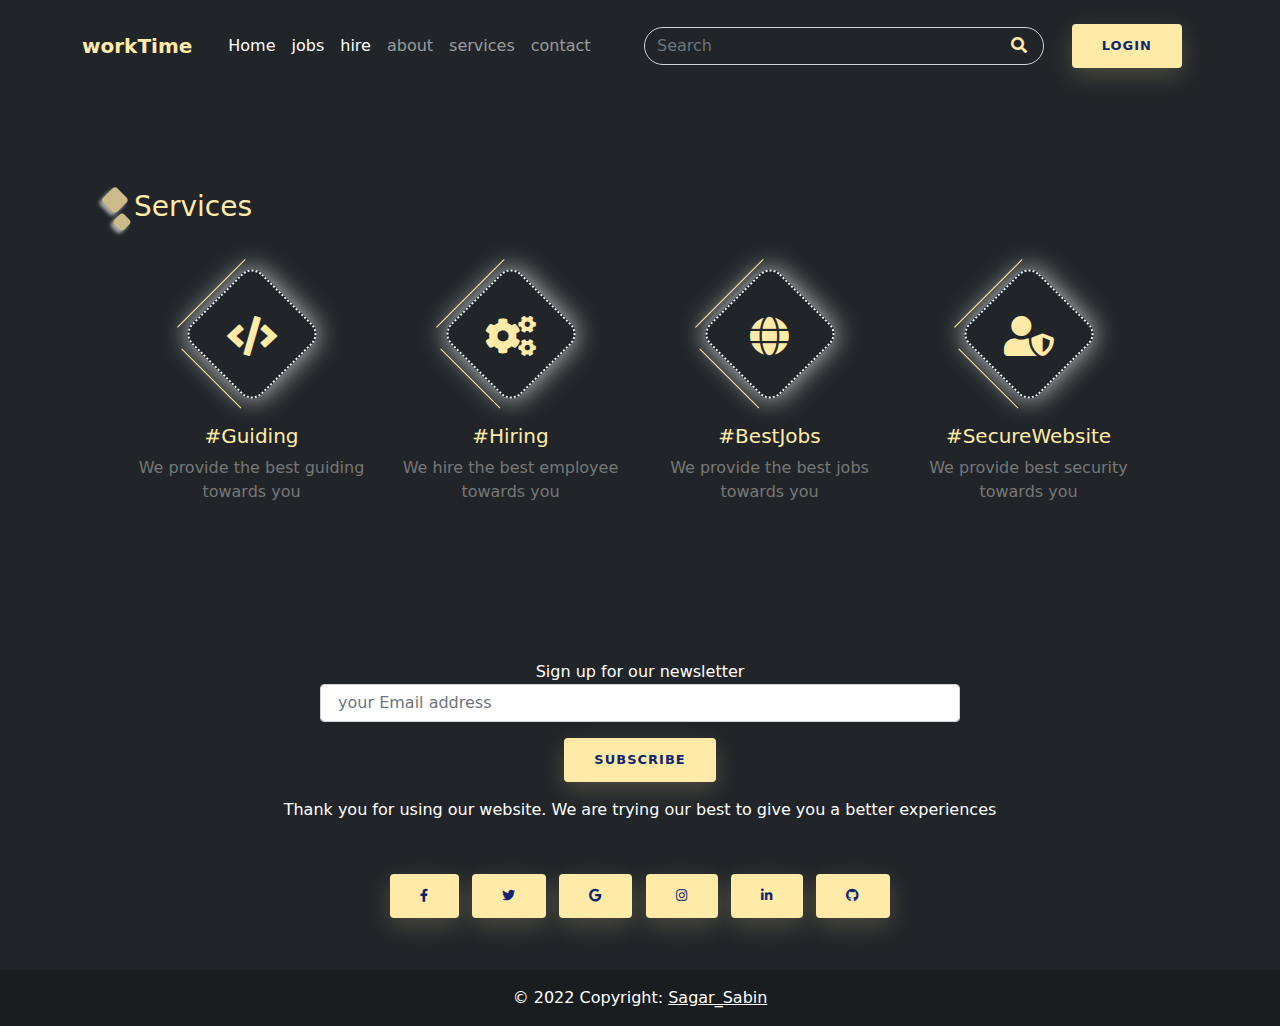
<file: pages/services.html>
<!DOCTYPE html>
<html lang="en">
<head>
    <meta charset="UTF-8">
    <meta http-equiv="X-UA-Compatible" content="IE=edge">
    <meta name="viewport" content="width=device-width, initial-scale=1.0">
    <title>services</title>
    <link rel="stylesheet" href="../bootstrap-5.1.3-dist/css/bootstrap.css"/>
    <link rel="stylesheet" href="../css/style.css"/>
    <script src="https://code.jquery.com/jquery-3.6.0.min.js" integrity="sha256-/xUj+3OJU5yExlq6GSYGSHk7tPXikynS7ogEvDej/m4=" crossorigin="anonymous"></script>
 <link rel="stylesheet" href="https://cdnjs.cloudflare.com/ajax/libs/font-awesome/4.7.0/css/font-awesome.min.css">
<link rel="stylesheet" href="https://use.fontawesome.com/releases/v5.8.2/css/all.css">
<link rel="stylesheet" href="https://cdn.jsdelivr.net/npm/bootstrap-icons@1.8.0/font/bootstrap-icons.css">

<!-- Google Fonts -->
<link rel="stylesheet" href="https://fonts.googleapis.com/css?family=Roboto:300,400,500,700&display=swap">
<style>
   .title {
     color: #ffeba7;
     margin-bottom: 30px;
     position: relative
 }

 .title::before {
     position: absolute;
     left: -29px;
     top: 0;
     height: 20px;
     width: 20px;
     transform: rotate(45deg);
     background-color: #cabb88;
     box-shadow: 0px 4px 4px 0px #aaa;
     border-radius: 4px;
     content: ''
 }

 .title::after {
     position: absolute;
     left: -19px;
     top: 25px;
     height: 14px;
     width: 14px;
     transform: rotate(45deg);
     background-color: #cabb88;
     box-shadow: 0px 4px 4px 0px #aaa;
     border-radius: 4px;
     content: ''
 }

 .services {
     padding: 40px;
     position: relative
 }

 .services .square {
     height: 100px;
     width: 100px;
     margin: 30px auto 40px;
     position: relative;
     border-radius: 15px;
     transform: rotate(45deg);
     padding: 10px;
     background-color: transparent;
     box-shadow: 0px 0px 27px 0px #ccc;
     border: 2px dotted #eaf3fa
 }

 .square i {
     transform: rotate(315deg);
     display: block;
     color: #ffeba7;
     font-size: 40px;
     padding-top: 17px;
     padding-right: 14px
 }

 .services .square::before {
     position: absolute;
     left: -10px;
     top: 0;
     width: 1px;
     height: 100%;
     background-color: #ffeba7;
     content: ''
 }

 .services .square::after {
     position: absolute;
     left: 50px;
     top: 66px;
     width: 1px;
     height: 88%;
     background-color: #ffeba7;
     content: '';
     transform: rotate(90deg)
 }

 .services .serv .num {
     width: 60px;
     height: 60px;
     box-shadow: 0px 0px 15px 0px #00a9d3;
     margin: -38px auto 15px auto;
     border-radius: 50%;
     color: #fff;
     font-size: 30px;
     padding-top: 7px;
     border: 1px dashed
 }

 .services .serv h5 {
     color: #ffeba7
 }

 .services .serv p {
     color: #777
 }

 .services .serv hr {
     width: 30px;
     border-top: 3px solid #ffeba7
 }
</style>

</head>
<body class=" bg-dark">
 
    <!--------------------------  start header ---------------------------->

    

    <nav class="navbar navbar-expand-lg navbar-dark bg-dark fixed-top ">
      <div class="container">
        <a class="navbar-brand  fw-bold" href="../index.html" style="color: #ffeba7;">workTime</a>
        <button class="navbar-toggler" type="button" data-bs-toggle="collapse" data-bs-target="#navbarSupportedContent" aria-controls="navbarSupportedContent" aria-expanded="false" aria-label="Toggle navigation">
          <span class="navbar-toggler-icon"></span>
        </button>
        <div class="collapse navbar-collapse" id="navbarSupportedContent">
            <div class="container">
              <ul class="navbar-nav me-auto mb-2 mb-lg-0">
         
                  <li class="nav-item">
                    <a class="nav-link active" aria-current="page" href="../index.html">Home</a>
                  </li>
                  <li class="nav-item">
                    <a class="nav-link active" href="jobs.html">jobs</a>
                  </li>
                  <li class="nav-item">
                    <a class="nav-link active" href="hire.html">hire</a>
                  </li>
                  <li class="nav-item">
                    <a class="nav-link" href="about.html">about</a>
                  </li>
                  <li class="nav-item">
                    <a class="nav-link" href="services.html">services</a>
                  </li>
                  <li class="nav-item">
                    <a class="nav-link" href="contact.html">contact</a>
                  </li>
               
                </ul>
            </div>
        
        <div class="container">
            <form class="d-flex" style="position: relative;">
          <input style="color: #ffeba7;" class="form-control bg-dark rounded-pill w-100 " type="search" placeholder="Search" aria-label="Search">
          <button style="position: absolute; right: 10px; width: 30px; height: 35px; top: 1.4px; background-color: transparent; border: none;" class=" rounded-pill" type="submit"><i style="color: #ffeba7;" class="fa fa-search"></i></button>
        </form>
      </div>
          
          <div class="nav-item m-3 "> 
              <a class="nav-link btn " href="singin.html" style="text-decoration: none;  ">Login</a>
          </div>
        </div>
      </div>
    </nav>
  
    <!--------------------------  end header ---------------------------->



    <div class="container" style="margin-top: 150px; margin-bottom: 100px;">


    <div class="services pd">
      <div class="container">
          <h3 class="title">Services</h3>
          <div class="row text-center">
              <div class="col-md-3">
                  <div class="square"><i class="fas fa-code"></i></div>
                  <div class="serv">
                      <h5>#Guiding</h5>
                      <p>We provide the best guiding towards you </p>
                  </div>
              </div>
              <div class="col-md-3">
                  <div class="serv">
                      <div class="square"><i class="fas fa-cogs"></i></div>
                      <h5>#Hiring</h5>
                      <p>We hire the best employee towards you </p>
                  </div>
              </div>
              <div class="col-md-3">
                  <div class="square"><i class="fas fa-globe"></i></div>
                  <div class="serv">
                      <h5>#BestJobs</h5>
                      <p>We provide the best jobs towards you </p>
                  </div>
              </div>
              <div class="col-md-3">
                  <div class="square"><i class="fas fa-user-shield"></i></div>
                  <div class="serv">
                      <h5>#SecureWebsite</h5>
                      <p>We provide best security towards you </p>
                  </div>
              </div>
          </div>
      </div>
  </div>


</div>




  
<!------------ Footer --------------->
<footer class="bg-dark text-center text-white mt-5">
   
  <!-- Section: Form -->
<div class="d-flex align-items-center justify-content-center w-100">
 
    <form class=" col-sm-9 col-lg-6 col-md-8  ">
      
      <div >Sign up for our newsletter   </div>
    <input type="email" id="form5Example21" class="form-control " placeholder=" your Email address" />
    <button type="submit" class="btn btn-outline-light m-3 ">
      Subscribe
    </button>
  </form>
 
</div>

  <!-- Section: Text -->
  <section class="mb-4">
    <p>
      Thank you for using our website. We are trying our best to give you a better experiences    </p>
  </section>
  <!-- Section: Text -->
<!-- Grid container -->
<div class="container p-4">
<!-- Section: Social media -->
<section class="mb-4">
  <!-- Facebook -->
  <a class="btn btn-outline-light btn-floating m-1" href="#!" role="button"
    ><i class="fab fa-facebook-f"></i
  ></a>

  <!-- Twitter -->
  <a class="btn btn-outline-light btn-floating m-1" href="#!" role="button"
    ><i class="fab fa-twitter"></i
  ></a>

  <!-- Google -->
  <a class="btn btn-outline-light btn-floating m-1" href="#!" role="button"
    ><i class="fab fa-google"></i
  ></a>

  <!-- Instagram -->
  <a class="btn btn-outline-light btn-floating m-1" href="#!" role="button"
    ><i class="fab fa-instagram"></i
  ></a>

  <!-- Linkedin -->
  <a class="btn btn-outline-light btn-floating m-1" href="#!" role="button"
    ><i class="fab fa-linkedin-in"></i
  ></a>

  <!-- Github -->
  <a class="btn btn-outline-light btn-floating m-1" href="#!" role="button"
    ><i class="fab fa-github"></i
  ></a>
</section>

<!-- Section: Social media -->
  <!-- Section: Links -->
 
  <!-- Section: Links -->
</div>
<!-- Grid container -->

<!-- Copyright -->
<div class="text-center p-3" style="background-color: rgba(0, 0, 0, 0.2);">
  © 2022 Copyright:
  <a class="text-white">Sagar_Sabin</a>
</div>
<!-- Copyright -->
</footer>
<!-- Footer -->



        <!--script src="https://cdn.jsdelivr.net/npm/@popperjs/core@2.10.2/dist/umd/popper.min.js" integrity="sha384-7+zCNj/IqJ95wo16oMtfsKbZ9ccEh31eOz1HGyDuCQ6wgnyJNSYdrPa03rtR1zdB" crossorigin="anonymous"></script>
<script src="https://cdn.jsdelivr.net/npm/bootstrap@5.1.3/dist/js/bootstrap.min.js" integrity="sha384-QJHtvGhmr9XOIpI6YVutG+2QOK9T+ZnN4kzFN1RtK3zEFEIsxhlmWl5/YESvpZ13" crossorigin="anonymous"></script-->
    <script src="../bootstrap-5.1.3-dist/js/bootstrap.bundle.js"></script>
</body>
</html>
</file>
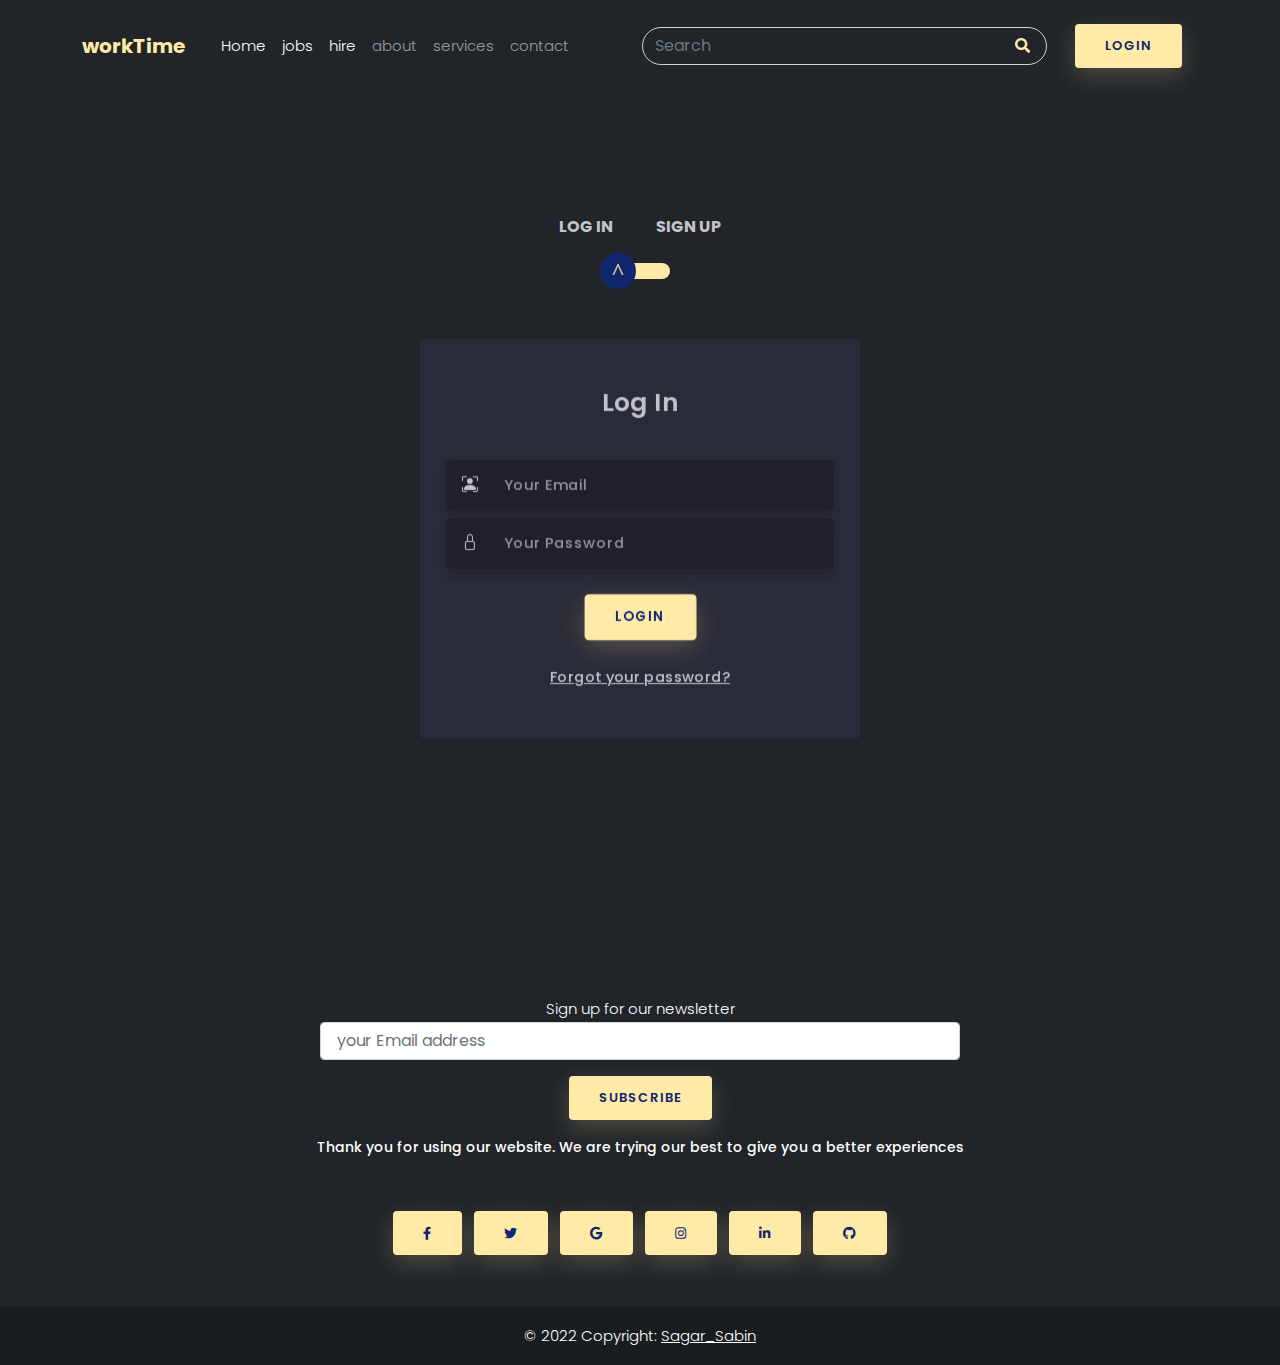
<file: pages/singin.html>
<!DOCTYPE html>
<html lang="en">
<head>
    <meta charset="UTF-8">
    <meta http-equiv="X-UA-Compatible" content="IE=edge">
    <meta name="viewport" content="width=device-width, initial-scale=1.0">
    <title>singin</title>
    <link rel="stylesheet" href="../bootstrap-5.1.3-dist/css/bootstrap.css"/>
    <script src="https://code.jquery.com/jquery-3.6.0.min.js" integrity="sha256-/xUj+3OJU5yExlq6GSYGSHk7tPXikynS7ogEvDej/m4=" crossorigin="anonymous"></script>
 <link rel="stylesheet" href="https://cdnjs.cloudflare.com/ajax/libs/font-awesome/4.7.0/css/font-awesome.min.css">
<link rel="stylesheet" href="https://use.fontawesome.com/releases/v5.8.2/css/all.css">
<!-- Google Fonts -->
<link rel="stylesheet" href="https://fonts.googleapis.com/css?family=Roboto:300,400,500,700&display=swap">

<link rel="stylesheet" href="https://cdn.jsdelivr.net/npm/bootstrap-icons@1.8.0/font/bootstrap-icons.css">
    
    <style>
        

/* done with ❤ by Ali Alroainy */


@import url('https://fonts.googleapis.com/css?family=Poppins:400,500,600,700,800,900');

body{
	font-family: 'Poppins', sans-serif;
	font-weight: 300;
	font-size: 15px;
	line-height: 1.7;
	color: #c4c3ca;
	background-color: #1f2029;
	overflow-x: hidden;
}
a {
	cursor: pointer;
  transition: all 200ms linear;
}
a:hover {
	text-decoration: none;
}
.link {
  color: #c4c3ca;
}
.link:hover {
  color: #ffeba7;
}
p {
  font-weight: 500;
  font-size: 14px;
  line-height: 1.7;
}
h4 {
  font-weight: 600;
}
h6 span{
  padding: 0 20px;
  text-transform: uppercase;
  font-weight: 700;
}
.section{
  position: relative;
  width: 100%;
  display: block;
}
.full-height{
  min-height: 100vh;
}
[type="checkbox"]:checked,
[type="checkbox"]:not(:checked){
  position: absolute;
  left: -9999px;
}
.checkbox:checked + label,
.checkbox:not(:checked) + label{
  position: relative;
  display: block;
  text-align: center;
  width: 60px;
  height: 16px;
  border-radius: 8px;
  padding: 0;
  margin: 10px auto;
  cursor: pointer;
  background-color: #ffeba7;
}
.checkbox:checked + label:before,
.checkbox:not(:checked) + label:before{
  position: absolute;
  display: block;
  width: 36px;
  height: 36px;
  border-radius: 50%;
  color: #ffeba7;
  background-color: #102770;
  font-family: 'unicons';
  content: '^';
  z-index: 20;
  top: -10px;
  left: -10px;
  line-height: 36px;
  text-align: center;
  font-size: 24px;
  transition: all 0.5s ease;
}
.checkbox:checked + label:before {
  transform: translateX(44px) rotate(-270deg);
}


.card-3d-wrap {
  position: relative;
  width: 440px;
  max-width: 100%;
  height: 400px;
  -webkit-transform-style: preserve-3d;
  transform-style: preserve-3d;
  perspective: 800px;
  margin-top: 60px;
}
.card-3d-wrapper {
  width: 100%;
  height: 100%;
  position:absolute;    
  top: 0;
  left: 0;  
  -webkit-transform-style: preserve-3d;
  transform-style: preserve-3d;
  transition: all 600ms ease-out; 
}
.card-front, .card-back {
  width: 100%;
  height: 100%;
  background-color: #2a2b38;
  background-image: url('https://s3-us-west-2.amazonaws.com/s.cdpn.io/1462889/pat.svg');
  background-position: bottom center;
  background-repeat: no-repeat;
  background-size: 300%;
  position: absolute;
  border-radius: 6px;
  left: 0;
  top: 0;
  -webkit-transform-style: preserve-3d;
  transform-style: preserve-3d;
  -webkit-backface-visibility: hidden;
  -moz-backface-visibility: hidden;
  -o-backface-visibility: hidden;
  backface-visibility: hidden;
}
.card-back {
  transform: rotateY(180deg);
}
.checkbox:checked ~ .card-3d-wrap .card-3d-wrapper {
  transform: rotateY(180deg);
}
.center-wrap{
  position: absolute;
  width: 100%;
  padding: 0 35px;
  top: 50%;
  left: 0;
  transform: translate3d(0, -50%, 35px) perspective(100px);
  z-index: 20;
  display: block;
}


.form-group{ 
  position: relative;
  display: block;
    margin: 0;
    padding: 0;
}
.form-style {
  padding: 13px 20px;
  padding-left: 55px;
  height: 48px;
  width: 100%;
  font-weight: 500;
  border-radius: 4px;
  font-size: 14px;
  line-height: 22px;
  letter-spacing: 0.5px;
  outline: none;
  color: #c4c3ca;
  background-color: #1f2029;
  border: none;
  -webkit-transition: all 200ms linear;
  transition: all 200ms linear;
  box-shadow: 0 4px 8px 0 rgba(21,21,21,.2);
}
.form-style:focus,
.form-style:active {
  border: none;
  outline: none;
  box-shadow: 0 4px 8px 0 rgba(21,21,21,.2);
}
.input-icon {
  position: absolute;
  top: 0;
  left: 18px;
  height: 48px;
  font-size: 24px;
  line-height: 48px;
  text-align: left;
  color: #ffeba7;
  -webkit-transition: all 200ms linear;
    transition: all 200ms linear;
}

.form-group input:-ms-input-placeholder  {
  color: #c4c3ca;
  opacity: 0.7;
  -webkit-transition: all 200ms linear;
    transition: all 200ms linear;
}
.form-group input::-moz-placeholder  {
  color: #c4c3ca;
  opacity: 0.7;
  -webkit-transition: all 200ms linear;
    transition: all 200ms linear;
}
.form-group input:-moz-placeholder  {
  color: #c4c3ca;
  opacity: 0.7;
  -webkit-transition: all 200ms linear;
    transition: all 200ms linear;
}
.form-group input::-webkit-input-placeholder  {
  color: #c4c3ca;
  opacity: 0.7;
  -webkit-transition: all 200ms linear;
    transition: all 200ms linear;
}
.form-group input:focus:-ms-input-placeholder  {
  opacity: 0;
  -webkit-transition: all 200ms linear;
    transition: all 200ms linear;
}
.form-group input:focus::-moz-placeholder  {
  opacity: 0;
  -webkit-transition: all 200ms linear;
    transition: all 200ms linear;
}
.form-group input:focus:-moz-placeholder  {
  opacity: 0;
  -webkit-transition: all 200ms linear;
    transition: all 200ms linear;
}
.form-group input:focus::-webkit-input-placeholder  {
  opacity: 0;
  -webkit-transition: all 200ms linear;
    transition: all 200ms linear;
}

.btn{  
  border-radius: 4px;
  height: 44px;
  font-size: 13px;
  font-weight: 600;
  text-transform: uppercase;
  -webkit-transition : all 200ms linear;
  transition: all 200ms linear;
  padding: 0 30px;
  letter-spacing: 1px;
  display: -webkit-inline-flex;
  display: -ms-inline-flexbox;
  display: inline-flex;
  -webkit-align-items: center;
  -moz-align-items: center;
  -ms-align-items: center;
  align-items: center;
  -webkit-justify-content: center;
  -moz-justify-content: center;
  -ms-justify-content: center;
  justify-content: center;
  -ms-flex-pack: center;
  text-align: center;
  border: none;
  background-color: #ffeba7;
  color: #102770;
  box-shadow: 0 8px 24px 0 rgba(255,235,167,.2);
}
.btn:active,
.btn:focus{  
  background-color: #102770;
  color: #ffeba7;
  box-shadow: 0 8px 24px 0 rgba(16,39,112,.2);
}
.btn:hover{  
  background-color: #102770;
  color: #ffeba7;
  box-shadow: 0 8px 24px 0 rgba(16,39,112,.2);
}




.logo {
	position: absolute;
	top: 30px;
	right: 30px;
	display: block;
	z-index: 100;
	transition: all 250ms linear;
}
.logo img {
	height: 26px;
	width: auto;
	display: block;
}
    </style>
</head>
<body class=" bg-dark">
 
     <!--------------------------  start header ---------------------------->

   <nav class="navbar navbar-expand-lg navbar-dark bg-dark fixed-top ">
    <div class="container">
      <a class="navbar-brand  fw-bold" href="../index.html" style="color: #ffeba7;">workTime</a>
      <button class="navbar-toggler" type="button" data-bs-toggle="collapse" data-bs-target="#navbarSupportedContent" aria-controls="navbarSupportedContent" aria-expanded="false" aria-label="Toggle navigation">
        <span class="navbar-toggler-icon"></span>
      </button>
      <div class="collapse navbar-collapse" id="navbarSupportedContent">
          <div class="container">
            <ul class="navbar-nav me-auto mb-2 mb-lg-0">
       
                <li class="nav-item">
                  <a class="nav-link active" aria-current="page" href="../index.html">Home</a>
                </li>
                <li class="nav-item">
                  <a class="nav-link active" href="jobs.html">jobs</a>
                </li>
                <li class="nav-item">
                  <a class="nav-link active" href="hire.html">hire</a>
                </li>
                <li class="nav-item">
                  <a class="nav-link" href="about.html">about</a>
                </li>
                <li class="nav-item">
                  <a class="nav-link" href="services.html">services</a>
                </li>
                <li class="nav-item">
                  <a class="nav-link" href="contact.html">contact</a>
                </li>
             
              </ul>
          </div>
      
      <div class="container">
          <form class="d-flex" style="position: relative;">
        <input style="color: #ffeba7;" class="form-control bg-dark rounded-pill w-100 " type="search" placeholder="Search" aria-label="Search">
        <button style="position: absolute; right: 10px; width: 30px; height: 35px; top: 1.4px; background-color: transparent; border: none;" class=" rounded-pill" type="submit"><i style="color: #ffeba7;" class="fa fa-search"></i></button>
      </form>
    </div>
        
        <div class="nav-item m-3 "> 
            <a class="nav-link btn " href="singin.html" style="text-decoration: none;  ">Login</a>
        </div>
      </div>
    </div>
  </nav>

  <!--------------------------  end header ---------------------------->
 
<div class="container-fluid  mt-5">

    
	

	<div class="section">
		<div class="container">
			<div class="row full-height justify-content-center">
				<div class="col-12 text-center align-self-center py-5">
					<div class="section pb-5 pt-5 pt-sm-2 text-center">
						<h6 class="mb-0 pb-3"><span>Log In </span><span>Sign Up</span></h6>
			          	<input class="checkbox" type="checkbox" id="reg-log" name="reg-log"/>
			          	<label for="reg-log"></label>
						<div class="card-3d-wrap mx-auto">
							<div class="card-3d-wrapper">
								<div class="card-front">
									<div class="center-wrap">
										<div class="section text-center">
											<h4 class="mb-4 pb-3">Log In</h4>
											<div class="form-group position-relative">
												<input type="email" name="logemail" class="form-style" placeholder="Your Email" id="logemail" autocomplete="off">
                        <i class="bi bi-person-bounding-box" style="position: absolute; left: 15px; top: 10px;"></i>		
                      									</div>	
											<div class="form-group mt-2 position-relative">
												<input type="password" name="logpass" class="form-style" placeholder="Your Password" id="logpass" autocomplete="off">
                        <i class="bi bi-lock " style="position: absolute; left: 15px; top: 10px;"></i>			
                      								</div>
											<a href="profile.html" class="btn mt-4">Login</a>
                            				<p class="mb-0 mt-4 text-center"><a href="#0" class="link">Forgot your password?</a></p>
				      					</div>
			      					</div>
			      				</div>
								<div class="card-back">
									<div class="center-wrap">
										<div class="section text-center">
											<h4 class="mb-4 pb-3">Sign Up</h4>
											<div class="form-group position-relative">
												<input type="text" name="logname" class="form-style" placeholder="Your Full Name" id="logname" autocomplete="off">
                        <i class="bi bi-person-bounding-box" style="position: absolute; left: 15px; top: 10px;"></i>		
											</div>	
											<div class="form-group mt-2 position-relative">
												<input type="email" name="logemail" class="form-style" placeholder="Your Email" id="logemail" autocomplete="off">
                        <i class="bi bi-envelope" style="position: absolute; left: 15px; top: 10px;"></i>		
											</div>	
											<div class="form-group mt-2 position-relative">
												<input type="password" name="logpass" class="form-style" placeholder="Your Password" id="logpass" autocomplete="off">
                        <i class="bi bi-lock " style="position: absolute; left: 15px; top: 10px;"></i>			
											</div>
											<a href="profile.html" class="btn mt-4">Singup</a>
				      					</div>
			      					</div>
			      				</div>
			      			</div>
			      		</div>
			      	</div>
		      	</div>
	      	</div>
	    </div>
	</div>
</div>

  
<!------------ Footer --------------->
<footer class="bg-dark text-center text-white mt-5">
   
  <!-- Section: Form -->
<div class="d-flex align-items-center justify-content-center w-100">
 
    <form class=" col-sm-9 col-lg-6 col-md-8  ">
      
      <div >Sign up for our newsletter   </div>
    <input type="email" id="form5Example21" class="form-control " placeholder=" your Email address" />
    <button type="submit" class="btn btn-outline-light m-3 ">
      Subscribe
    </button>
  </form>
 
</div>

  <!-- Section: Text -->
  <section class="mb-4">
    <p>
      Thank you for using our website. We are trying our best to give you a better experiences
        </p>
  </section>
  <!-- Section: Text -->
<!-- Grid container -->
<div class="container p-4">
<!-- Section: Social media -->
<section class="mb-4">
  <!-- Facebook -->
  <a class="btn btn-outline-light btn-floating m-1" href="#!" role="button"
    ><i class="fab fa-facebook-f"></i
  ></a>

  <!-- Twitter -->
  <a class="btn btn-outline-light btn-floating m-1" href="#!" role="button"
    ><i class="fab fa-twitter"></i
  ></a>

  <!-- Google -->
  <a class="btn btn-outline-light btn-floating m-1" href="#!" role="button"
    ><i class="fab fa-google"></i
  ></a>

  <!-- Instagram -->
  <a class="btn btn-outline-light btn-floating m-1" href="#!" role="button"
    ><i class="fab fa-instagram"></i
  ></a>

  <!-- Linkedin -->
  <a class="btn btn-outline-light btn-floating m-1" href="#!" role="button"
    ><i class="fab fa-linkedin-in"></i
  ></a>

  <!-- Github -->
  <a class="btn btn-outline-light btn-floating m-1" href="#!" role="button"
    ><i class="fab fa-github"></i
  ></a>
</section>

<!-- Section: Social media -->
  <!-- Section: Links -->
 
  <!-- Section: Links -->
</div>
<!-- Grid container -->

<!-- Copyright -->
<div class="text-center p-3" style="background-color: rgba(0, 0, 0, 0.2);">
  © 2022 Copyright:
  <a class="text-white" >Sagar_Sabin</a>
</div>
<!-- Copyright -->
</footer>
<!-- Footer -->



        <!--script src="https://cdn.jsdelivr.net/npm/@popperjs/core@2.10.2/dist/umd/popper.min.js" integrity="sha384-7+zCNj/IqJ95wo16oMtfsKbZ9ccEh31eOz1HGyDuCQ6wgnyJNSYdrPa03rtR1zdB" crossorigin="anonymous"></script>
<script src="https://cdn.jsdelivr.net/npm/bootstrap@5.1.3/dist/js/bootstrap.min.js" integrity="sha384-QJHtvGhmr9XOIpI6YVutG+2QOK9T+ZnN4kzFN1RtK3zEFEIsxhlmWl5/YESvpZ13" crossorigin="anonymous"></script-->
    <script src="../bootstrap-5.1.3-dist/js/bootstrap.bundle.js"></script>
</body>
</html>
</file>
<file: css/style.css>
*{
    padding: 0;
    margin: 0;
    box-sizing: border-box;
   
}


.btn{  
    border-radius: 4px;
    height: 44px;
    font-size: 13px;
    font-weight: 600;
    text-transform: uppercase;
    -webkit-transition : all 200ms linear;
    transition: all 200ms linear;
    padding: 0 30px;
    letter-spacing: 1px;
    display: -webkit-inline-flex;
    display: -ms-inline-flexbox;
    display: inline-flex;
    -webkit-align-items: center;
    -moz-align-items: center;
    -ms-align-items: center;
    align-items: center;
    -webkit-justify-content: center;
    -moz-justify-content: center;
    -ms-justify-content: center;
    justify-content: center;
    -ms-flex-pack: center;
    text-align: center;
    border: none;
    background-color: #ffeba7;
    color: #102770;
    box-shadow: 0 8px 24px 0 rgba(255,235,167,.2);
  }
  .btn:active,
  .btn:focus{  
    background-color: #102770;
    color: #ffeba7;
    box-shadow: 0 8px 24px 0 rgba(16,39,112,.2);
  }
  .btn:hover{  
    background-color: #102770;
    color: #ffeba7;
    box-shadow: 0 8px 24px 0 rgba(16,39,112,.2);
  }
</file>
